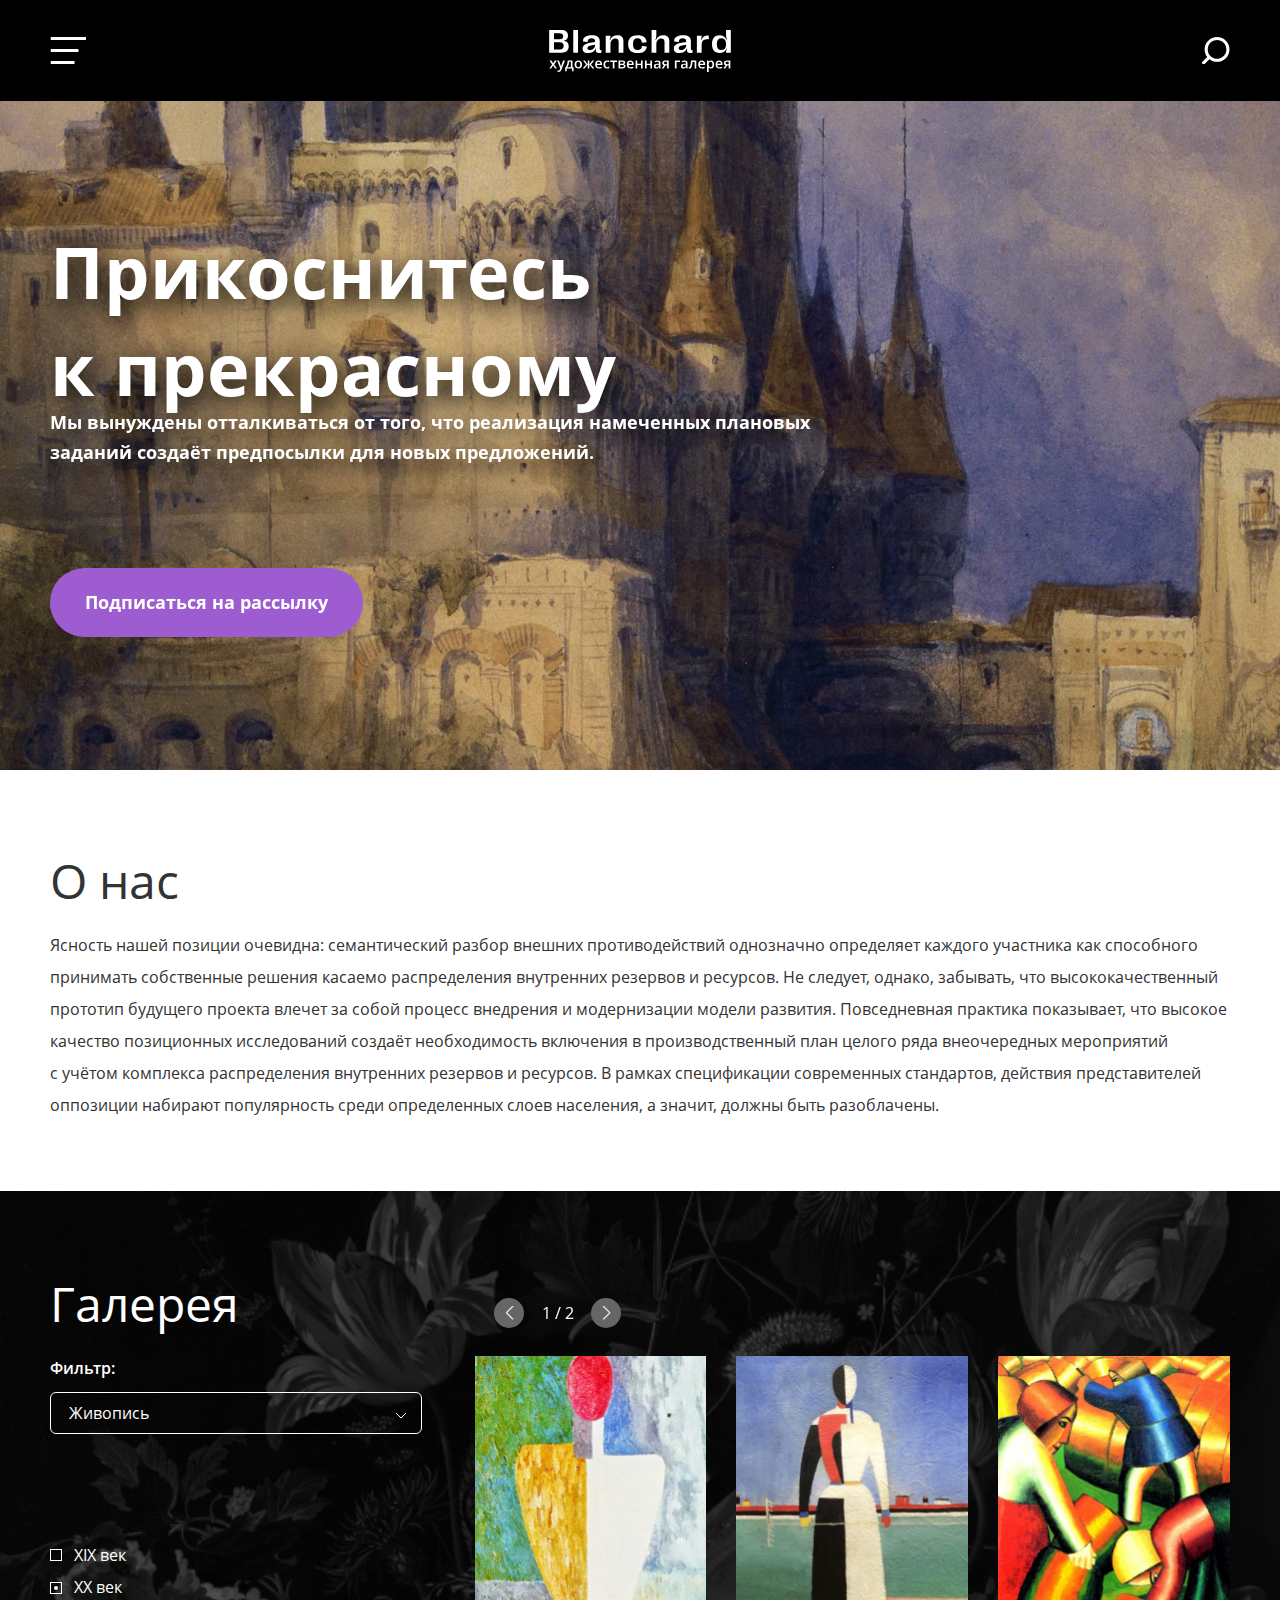
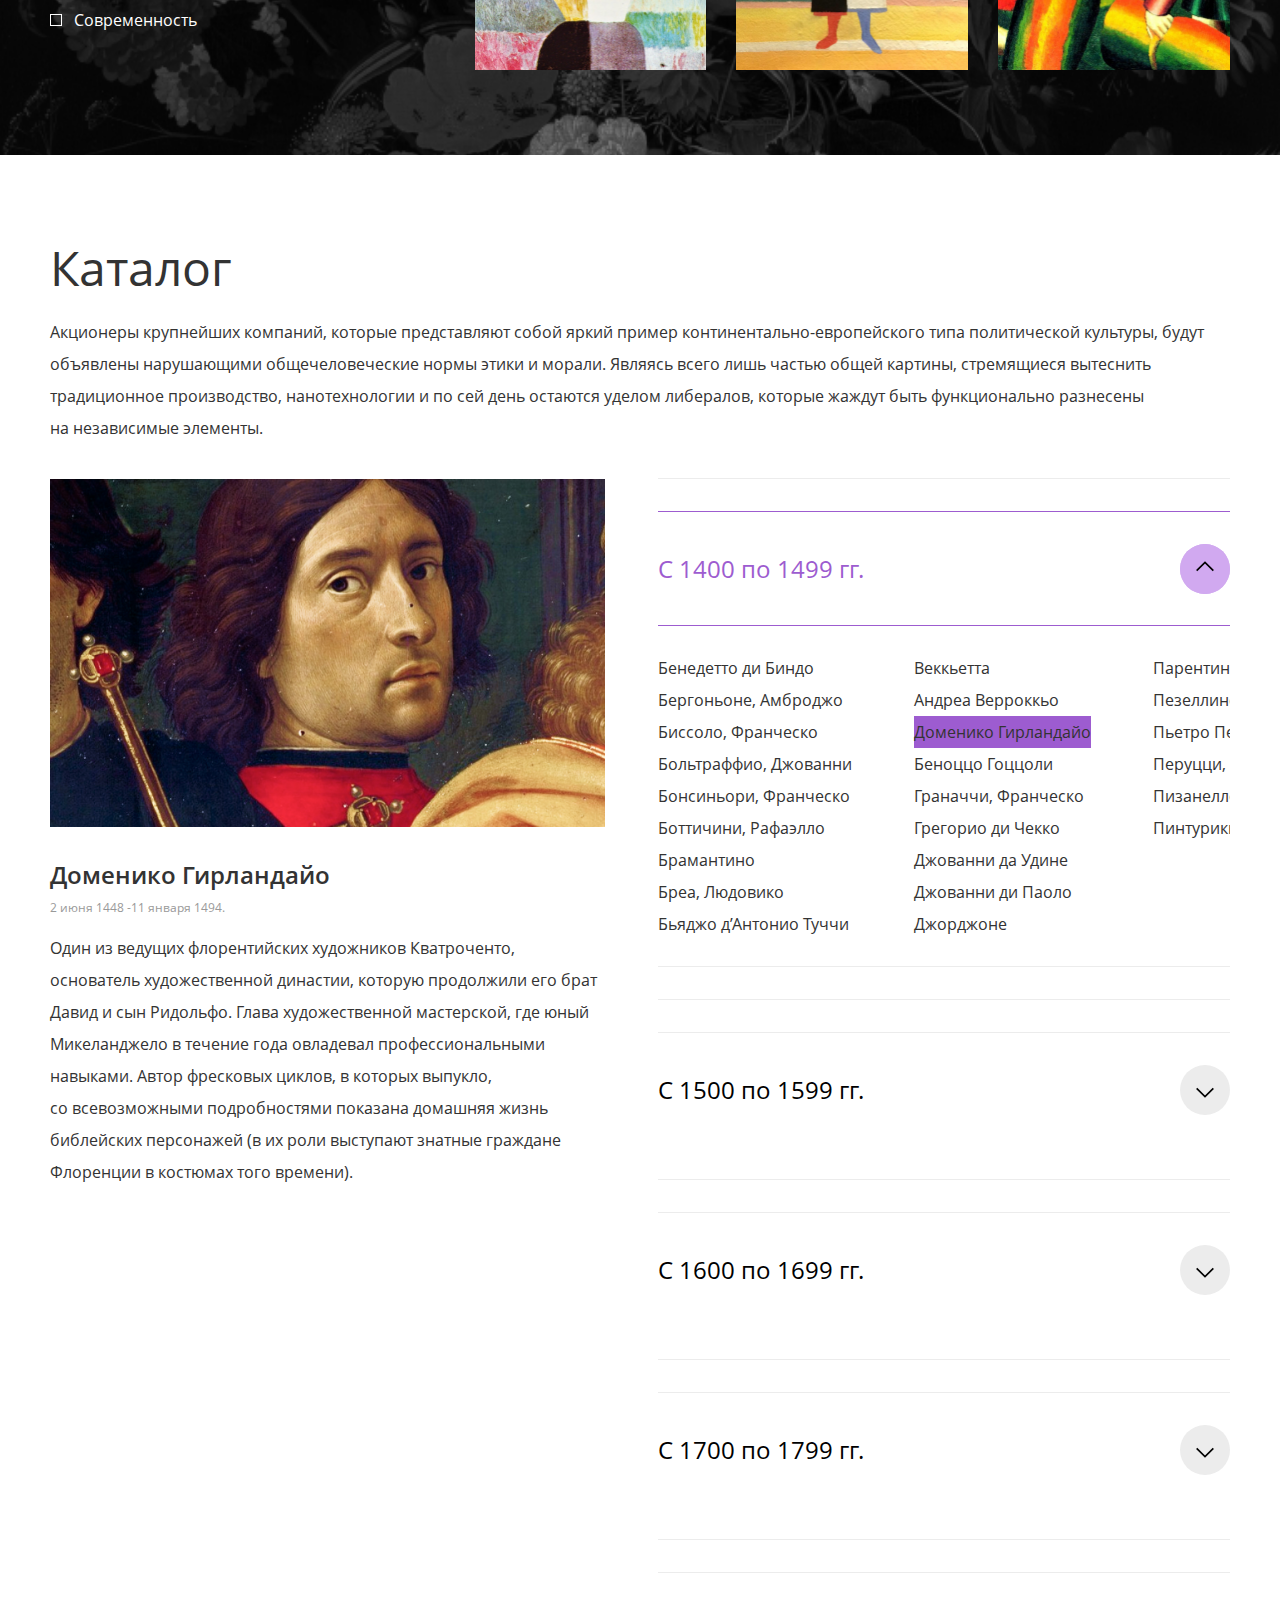
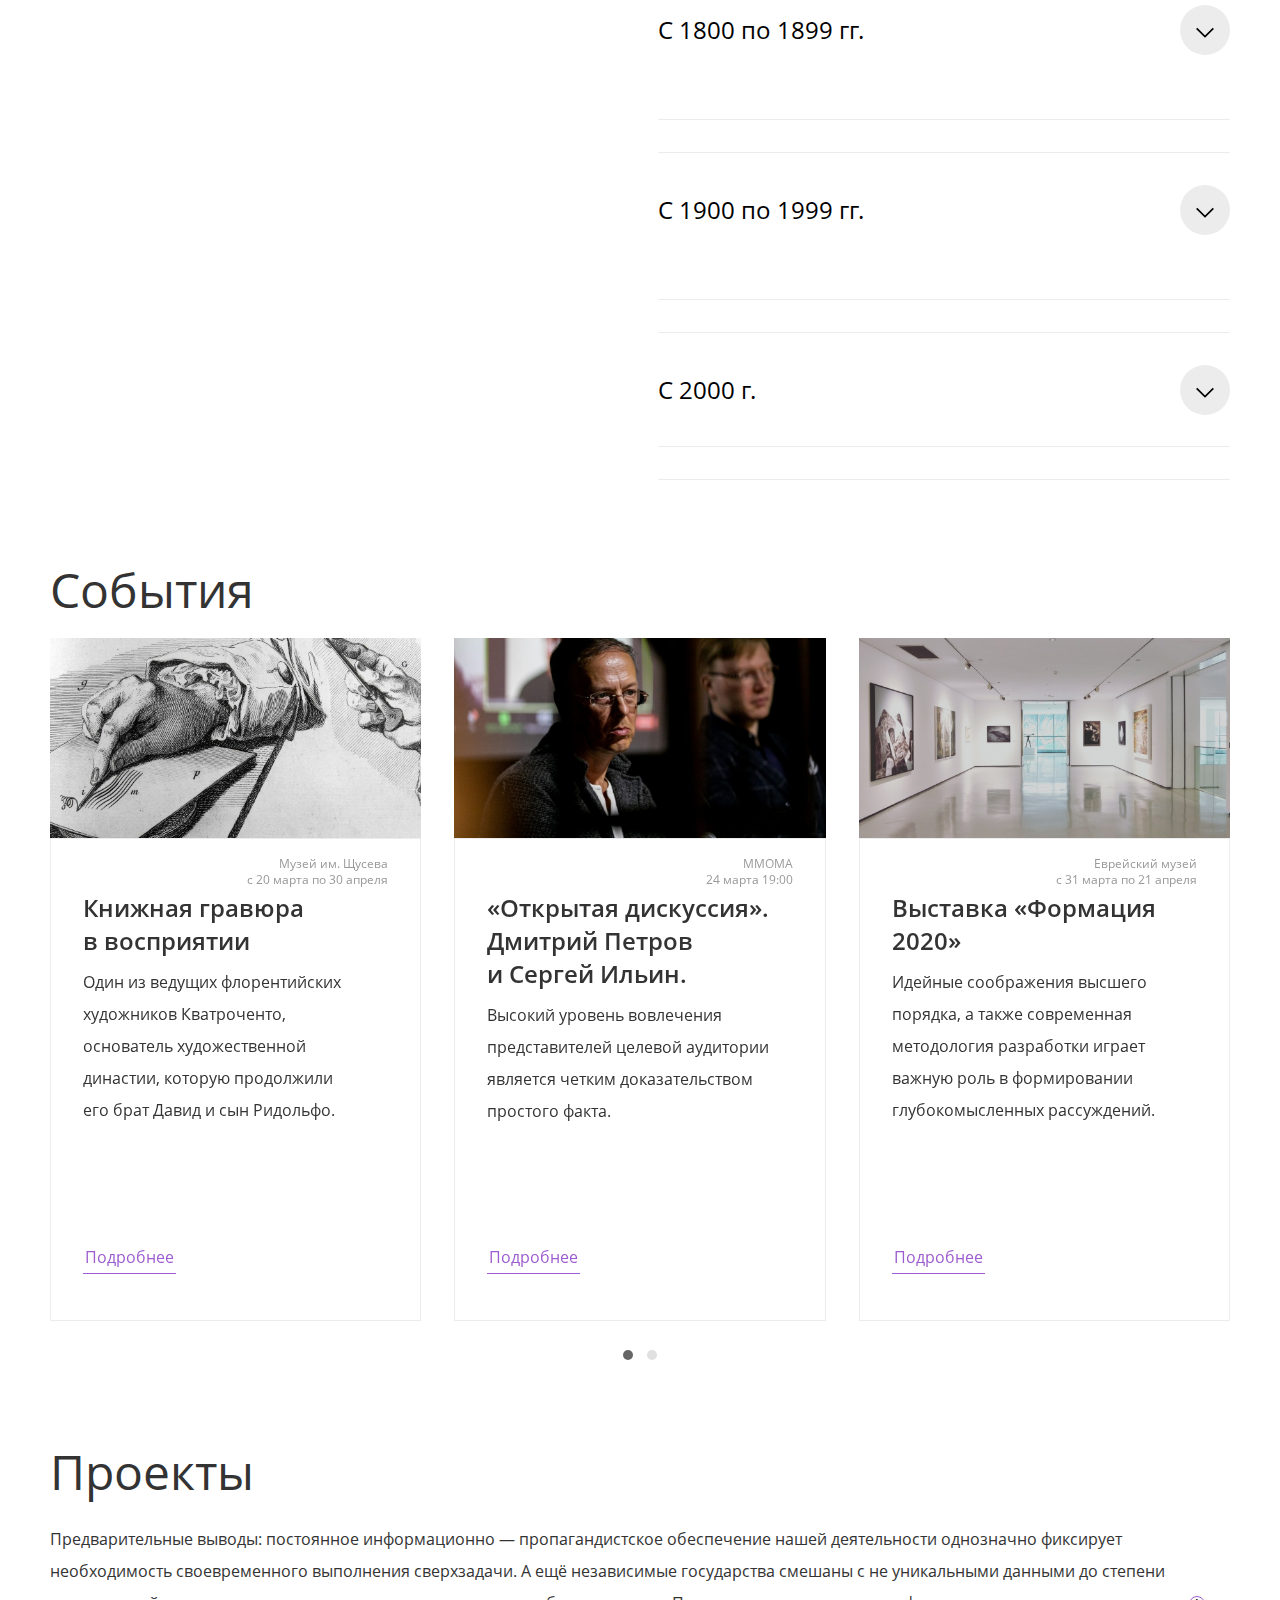
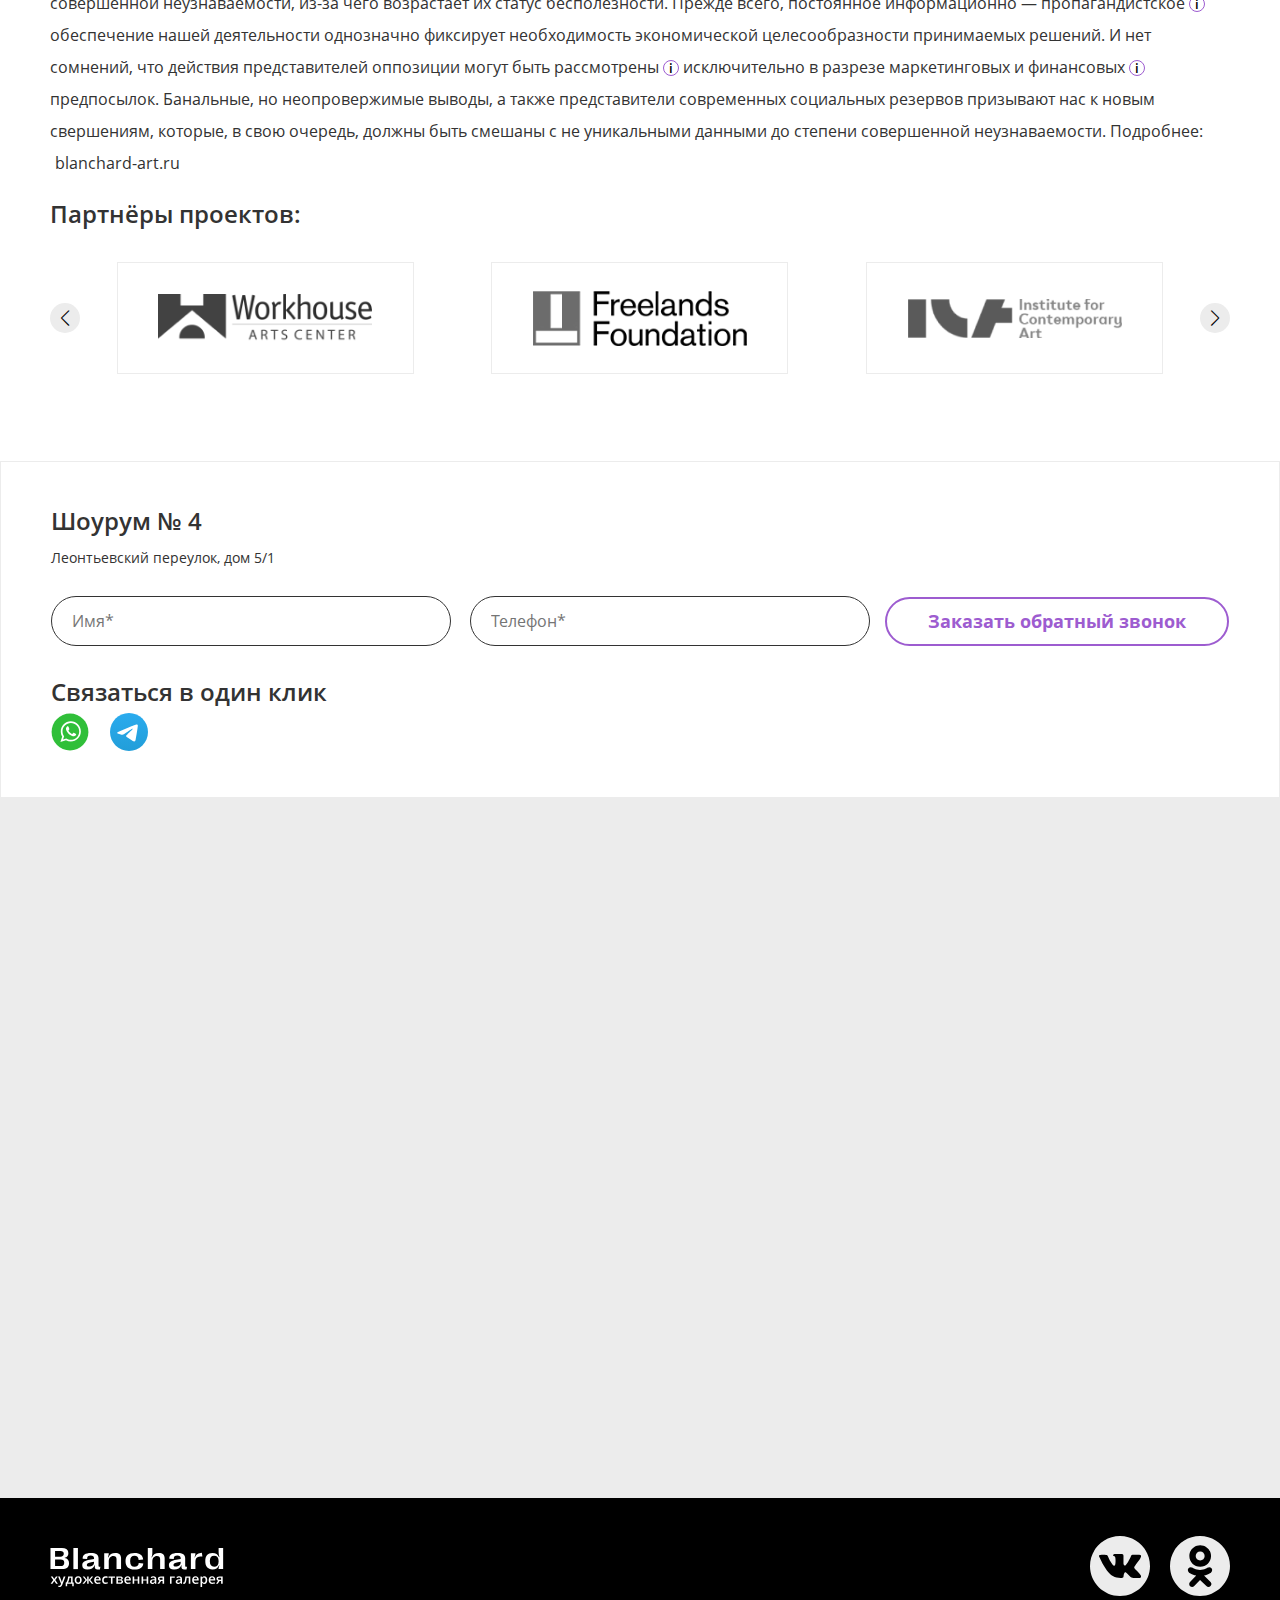
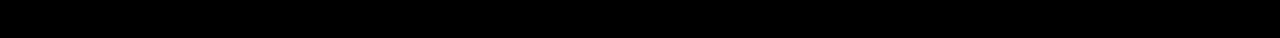
<file: index.html>
<!DOCTYPE html>
<html lang="ru">

<head>
  <meta charset="UTF-8">
  <meta name="viewport" content="width=device-width, initial-scale=1.0">
  <meta http-equiv="X-UA-Compatible" content="IE=Edge">
  <title>Blanchard - художественная галерея</title>
  <link rel="icon" href="img/favicon.png" type="img/png" sizes="25x25">
  <link rel="stylesheet" href="css/normalize.css">
  <link rel="stylesheet" href="libs/choices.min.css">
  <link rel="stylesheet" href="https://unpkg.com/swiper@8/swiper-bundle.min.css" />
  <link rel="stylesheet" href="libs/accordion.min.css">
  <!-- <link rel="stylesheet" href="libs/bootstrap-grid.min.css"> -->
  <link rel="stylesheet" href="css/style.css">
  <script src="libs/choices.min.js"></script>
  <script src="https://unpkg.com/swiper@8/swiper-bundle.min.js"></script>
  <script src="libs/accordion.min.js"></script>
</head>

<body>
  <div class="site-container">
    <header class="header container">
      <div class="header__main">
        <button class="btn btn-reset burger" type="button" data-burger aria-label="Открыть меню" aria-expanded="false"
          tabindex="0"></button>
        <a class="logo header__logo" href="#">
          <img class="logo__image" src="img/logo.svg" alt="Логотип художественной галереи">
        </a>
        <div class="header__container-search">
          <button class="btn-reset search search--form" aria-label="Найти" type="button"></button>
          <form class="header__container-form header__container-form--invis"
            action="https://jsonplaceholder.typicode.com/posts">
            <label class="header__search-box" for="search">
              <span class="visually-hidden">поиск</span>
              <input class="header__search-input" type="search" id="search" name="search">
            </label>
            <button class="header__search-close btn btn-reset" aria-label="Закрыть" type="button"></button>
          </form>
        </div>
      </div>
      <div class="header__menu">
        <nav class="header__menu-nav">
          <button class="btn btn-reset header__menu-close" aria-label="Закрыть" type="button"></button>
          <ul class="list-reset header__menu-list">
            <li class="header__menu-item"><a class="header__menu-link" href="#">О&nbsp;нас</a></li>
            <li class="header__menu-item"><a class="header__menu-link" href="#">Галерея</a></li>
            <li class="header__menu-item"><a class="header__menu-link" href="#">Каталог</a></li>
            <li class="header__menu-item"><a class="header__menu-link" href="#">События</a></li>
            <li class="header__menu-item"><a class="header__menu-link" href="#">Проекты</a></li>
            <li class="header__menu-item"><a class="header__menu-link" href="#">Контакты</a></li>
          </ul>
        </nav>
        <button class="btn btn-reset header__menu-login" type="button">
          <svg class="header__icon-login" width="9" height="9" viewBox="0 0 9 9" fill="none"
            xmlns="http://www.w3.org/2000/svg">
            <path
              d="M3.545 6.295L4.25 7L6.75 4.5L4.25 2L3.545 2.705L4.835 4H0V5H4.835L3.545 6.295ZM8 0H1C0.445 0 0 0.45 0 1V3H1V1H8V8H1V6H0V8C0 8.55 0.445 9 1 9H8C8.55 9 9 8.55 9 8V1C9 0.45 8.55 0 8 0Z" />
          </svg>
          Войти
        </button>
      </div>
      <div class="header__header-addon">
        <div class="list-reset header__header-selects">
          <div class="header__header-select">
            <button class="btn btn-reset header__select-btn" type="button">
              Реализм
            </button>
            <ul class="list-reset header__select-list header__select-list--block">
              <li class="header__select-item">
                <a class="header__select-link header__select-link--tintoretto" href="#">Тинторетто</a>
              </li>
              <li class="header__select-item">
                <a class="header__select-link header__select-link--friedrich" href="#">Фридрих</a>
              </li>
              <li class="header__select-item">
                <a class="header__select-link header__select-link--leonardo" href="#">Леонардо</a>
              </li>
              <li class="header__select-item">
                <a class="header__select-link header__select-link--verrocchio" href="#">Верроккьо</a>
              </li>
            </ul>
          </div>
          <div class="header__header-select">
            <button class="btn btn-reset header__select-btn" type="button">
              Импрессионизм
            </button>
            <ul class="list-reset header__select-list header__select-list--block">
              <li class="header__select-item">
                <a class="header__select-link header__select-link--monet" href="#">Моне</a>
              </li>
              <li class="header__select-item">
                <a class="header__select-link header__select-link--sisley" href="#">Сислей</a>
              </li>
              <li class="header__select-item">
                <a class="header__select-link header__select-link--mane" href="#">Мане</a>
              </li>
              <li class="header__select-item">
                <a class="header__select-link header__select-link--renoir" href="#">Ренуар</a>
              </li>
            </ul>
          </div>
          <div class="header__header-select">
            <button class="btn btn-reset header__select-btn" type="button">
              Постимпрессионизм
            </button>
            <ul class="list-reset header__select-list header__select-list--block">
              <li class="header__select-item">
                <a class="header__select-link header__select-link--vangogh" href="#">Ван Гог</a>
              </li>
              <li class="header__select-item">
                <a class="header__select-link header__select-link--cezanne" href="#">Сезанн</a>
              </li>
              <li class="header__select-item">
                <a class="header__select-link header__select-link--gauguin" href="#">Гоген</a>
              </li>
              <li class="header__select-item">
                <a class="header__select-link header__select-link--seurat" href="#">Сёра</a>
              </li>
            </ul>
          </div>
          <div class="header__header-select">
            <button class="btn btn-reset header__select-btn" type="button">
              Авангард
            </button>
            <ul class="list-reset header__select-list header__select-list--block">
              <li class="header__select-item">
                <a class="header__select-link header__select-link--kandinsky" href="#">Кандинский</a>
              </li>
              <li class="header__select-item">
                <a class="header__select-link header__select-link--marinetti" href="#">Маринетти</a>
              </li>
              <li class="header__select-item">
                <a class="header__select-link header__select-link--malevich" href="#">Малевич</a>
              </li>
              <li class="header__select-item">
                <a class="header__select-link header__select-link--picasso" href="#">Пикассо</a>
              </li>
            </ul>
          </div>
          <div class="header__header-select">
            <button class="btn btn-reset header__select-btn" type="button">
              Футуризм
            </button>
            <ul class="list-reset header__select-list header__select-list--block">
              <li class="header__select-item">
                <a class="header__select-link header__select-link--carra" href="#">Карра</a>
              </li>
              <li class="header__select-item">
                <a class="header__select-link header__select-link--pratella" href="#">Прателла</a>
              </li>
              <li class="header__select-item">
                <a class="header__select-link header__select-link--severini" href="#">Северини</a>
              </li>
              <li class="header__select-item">
                <a class="header__select-link header__select-link--balla" href="#">Балла</a>
              </li>
            </ul>
          </div>
        </div>
        <form class="header__form-search" action="https://jsonplaceholder.typicode.com/posts" method="post">
          <button class="btn-reset search header__header-search-lg" aria-label="Найти" type="button"></button>
          <input class="header__search-input" type="search" placeholder="Поиск по сайту">
        </form>
      </div>
    </header>

    <main>
      <section class="hero">
        <div class="hero__container container">
          <div class="hero__content">
            <div class="hero__content-container">
              <h1 class="site-title hero__title">Прикоснитесь к&nbsp;прекрасному</h1>
              <p class="site-descr hero__descr">
                Мы&nbsp;вынуждены отталкиваться от&nbsp;того, что реализация намеченных плановых заданий создаёт
                предпосылки для новых предложений.
              </p>
            </div>
            <button class="btn btn-reset hero__btn" type="button">Подписаться на&nbsp;рассылку</button>
          </div>
        </div>
        <div class="swiper hero__swiper">
          <div class="swiper-wrapper hero__swiper-wrapper">
            <div class="swiper-slide hero__swiper-slide" style="background-image:url('./img/bg-hero-slider-1lg.jpg')">
            </div>

            <div class="swiper-slide hero__swiper-slide" style="background-image:url('./img/bg-hero-slider-2lg.jpg')">
            </div>

            <div class="swiper-slide hero__swiper-slide" style="background-image:url('./img/bg-hero-slider-3lg.jpg')">
            </div>
          </div>
        </div>


        <div class="swiper-pagination hero__swiper-pagination"></div>
        <div class="swiper-scrollbar hero__swiper-scrollbar"></div>
        <div class="hero__btn-swiper">
          <div class="swiper-button-prev hero__swiper-btn hero__swiper-button-prev"></div>
          <div class="swiper-button-next hero__swiper-btn hero__swiper-button-next"></div>
        </div>
      </section>

      <section class="about container-wrapper">
        <div class="container about__container">
          <h2 class="site-title site-caption about__title">
            О&nbsp;нас
          </h2>
          <p class="site-descr about__descr">
            Ясность нашей позиции очевидна: семантический разбор внешних противодействий однозначно определяет
            каждого
            участника как способного принимать собственные решения касаемо распределения внутренних резервов
            и&nbsp;ресурсов. Не&nbsp;следует, однако, забывать, что высококачественный прототип будущего проекта
            влечет
            за&nbsp;собой процесс внедрения и&nbsp;модернизации модели развития. Повседневная практика показывает,
            что
            высокое качество позиционных исследований создаёт необходимость включения в&nbsp;производственный план
            целого ряда внеочередных мероприятий с&nbsp;учётом комплекса распределения внутренних резервов
            и&nbsp;ресурсов. В&nbsp;рамках спецификации современных стандартов, действия представителей оппозиции
            набирают популярность среди определенных слоев населения, а&nbsp;значит, должны быть разоблачены.
          </p>
        </div>
      </section>

      <section class="gallery container-wrapper">
        <div class="container gallery__container">
          <div class="gallery__container-column">
            <div class="gallery__container-form">
              <h2 class="site-title site-caption gallery__title">
                Галерея
              </h2>
              <form class="form gallery__form" action="https://jsonplaceholder.typicode.com/posts" method="post">
                <fieldset class="form__filter-part">
                  <legend class="form__filter-legend">Фильтр:</legend>
                  <div class="form__container-position">
                    <div class="form__select-gallery">
                      <label class="visually-hidden">Вид изобразительного искусства</label>
                      <select class="form__filter-select" name="select">
                        <option value="painting">Живопись</option>
                        <option value="picture">Рисунок</option>
                        <option value="sculpture">Скульптура</option>
                      </select>
                    </div>

                    <div class="form__filter-gallery">
                      <label class="form__filter-checkbox" for="19century">
                        <input class="form__filter-feature" id="19century" type="checkbox" name="19century">
                        <span class="form__filter-period">XIX век</span>
                      </label>
                      <label class="form__filter-checkbox" for="20century">
                        <input class="form__filter-feature" id="20century" type="checkbox" name="20century" checked>
                        <span class="form__filter-period">XX век</span>
                      </label>
                      <label class="form__filter-checkbox" for="modernity">
                        <input class="form__filter-feature" id="modernity" type="checkbox" name="modernity">
                        <span class="form__filter-period form__filter-period--margin">Современность</span>
                      </label>
                    </div>
                  </div>
                </fieldset>
              </form>
            </div>
            <div class="swiper gallery__swiper">
              <div class="swiper-wrapper gallery__swiper-wrapper">
                <div class="swiper-slide gallery__swiper-slide">
                  <a class="gallery__swiper-link-img" href="#">
                    <div class="gallery__container-bg">
                      <svg width="81" height="79" viewBox="0 0 81 79" fill="none" xmlns="http://www.w3.org/2000/svg">
                        <rect width="25.1624" height="6.2906"
                          transform="matrix(-0.72074 0.693205 0.72074 0.693205 18.1355 57.1965)" fill="white" />
                        <path fill-rule="evenodd" clip-rule="evenodd"
                          d="M44.2696 65.7708C28.0411 65.7708 14.8853 52.6834 14.8853 36.5393C14.8853 20.3952 28.0411 7.30786 44.2696 7.30786C60.4981 7.30786 73.6539 20.3952 73.6539 36.5393C73.6539 52.6834 60.4981 65.7708 44.2696 65.7708ZM44.2696 73.0786C23.984 73.0786 7.53923 56.7194 7.53923 36.5393C7.53923 16.3592 23.984 0 44.2696 0C64.5552 0 81 16.3592 81 36.5393C81 56.7194 64.5552 73.0786 44.2696 73.0786Z"
                          fill="white" />
                        <path d="M42 24L42 49L47.9954 49L47.9955 24L42 24Z" fill="white" />
                        <path d="M57.2336 34L32.2336 34L32.2336 39.9954L57.2336 39.9955L57.2336 34Z" fill="white" />
                      </svg>
                    </div>
                    <picture>
                      <source media="(min-width: 1024px)" srcset="img/gallery-Kazimir-Malevich-2lg-2x.jpg">
                      <source media="(min-width: 1024px)" srcset="img/gallery-Kazimir-Malevich-2lg.jpg">
                      <source srcset="img/gallery-Kazimir-Malevich-2-2x.jpg">
                      <img class="swiper-slide__image" src="img/gallery-Kazimir-Malevich-2.jpg" alt="composition-1">
                    </picture>
                  </a>
                </div>
                <div class="swiper-slide gallery__swiper-slide">
                  <a class="gallery__swiper-link-img" href="#">
                    <div class="gallery__container-bg">
                      <svg width="81" height="79" viewBox="0 0 81 79" fill="none" xmlns="http://www.w3.org/2000/svg">
                        <rect width="25.1624" height="6.2906"
                          transform="matrix(-0.72074 0.693205 0.72074 0.693205 18.1355 57.1965)" fill="white" />
                        <path fill-rule="evenodd" clip-rule="evenodd"
                          d="M44.2696 65.7708C28.0411 65.7708 14.8853 52.6834 14.8853 36.5393C14.8853 20.3952 28.0411 7.30786 44.2696 7.30786C60.4981 7.30786 73.6539 20.3952 73.6539 36.5393C73.6539 52.6834 60.4981 65.7708 44.2696 65.7708ZM44.2696 73.0786C23.984 73.0786 7.53923 56.7194 7.53923 36.5393C7.53923 16.3592 23.984 0 44.2696 0C64.5552 0 81 16.3592 81 36.5393C81 56.7194 64.5552 73.0786 44.2696 73.0786Z"
                          fill="white" />
                        <path d="M42 24L42 49L47.9954 49L47.9955 24L42 24Z" fill="white" />
                        <path d="M57.2336 34L32.2336 34L32.2336 39.9954L57.2336 39.9955L57.2336 34Z" fill="white" />
                      </svg>
                    </div>
                    <picture>
                      <source media="(min-width: 1024px)" srcset="img/gallery-Kazimir-Malevich-1lg-2x.jpg">
                      <source media="(min-width: 1024px)" srcset="img/gallery-Kazimir-Malevich-1lg.jpg">
                      <source srcset="img/gallery-Kazimir-Malevich-1-2x.jpg">
                      <img class="swiper-slide__image" src="img/gallery-Kazimir-Malevich-1.jpg" alt="composition-2">
                    </picture>
                  </a>
                </div>
                <div class="swiper-slide gallery__swiper-slide">
                  <a class="gallery__swiper-link-img" href="#">
                    <div class="gallery__container-bg">
                      <svg width="81" height="79" viewBox="0 0 81 79" fill="none" xmlns="http://www.w3.org/2000/svg">
                        <rect width="25.1624" height="6.2906"
                          transform="matrix(-0.72074 0.693205 0.72074 0.693205 18.1355 57.1965)" fill="white" />
                        <path fill-rule="evenodd" clip-rule="evenodd"
                          d="M44.2696 65.7708C28.0411 65.7708 14.8853 52.6834 14.8853 36.5393C14.8853 20.3952 28.0411 7.30786 44.2696 7.30786C60.4981 7.30786 73.6539 20.3952 73.6539 36.5393C73.6539 52.6834 60.4981 65.7708 44.2696 65.7708ZM44.2696 73.0786C23.984 73.0786 7.53923 56.7194 7.53923 36.5393C7.53923 16.3592 23.984 0 44.2696 0C64.5552 0 81 16.3592 81 36.5393C81 56.7194 64.5552 73.0786 44.2696 73.0786Z"
                          fill="white" />
                        <path d="M42 24L42 49L47.9954 49L47.9955 24L42 24Z" fill="white" />
                        <path d="M57.2336 34L32.2336 34L32.2336 39.9954L57.2336 39.9955L57.2336 34Z" fill="white" />
                      </svg>
                    </div>
                    <picture>
                      <source media="(min-width: 1024px)" srcset="img/gallery-Kazimir-Malevich-5lg-2x.jpg">
                      <source media="(min-width: 1024px)" srcset="img/gallery-Kazimir-Malevich-5lg.jpg">
                      <source srcset="img/gallery-Kazimir-Malevich-3-2x.jpg">
                      <img class="swiper-slide__image" src="img/gallery-Kazimir-Malevich-3.jpg" alt="composition-3">
                    </picture>
                  </a>
                </div>
                <div class="swiper-slide gallery__swiper-slide">
                  <a class="gallery__swiper-link-img" href="#">
                    <div class="gallery__container-bg">
                      <svg width="81" height="79" viewBox="0 0 81 79" fill="none" xmlns="http://www.w3.org/2000/svg">
                        <rect width="25.1624" height="6.2906"
                          transform="matrix(-0.72074 0.693205 0.72074 0.693205 18.1355 57.1965)" fill="white" />
                        <path fill-rule="evenodd" clip-rule="evenodd"
                          d="M44.2696 65.7708C28.0411 65.7708 14.8853 52.6834 14.8853 36.5393C14.8853 20.3952 28.0411 7.30786 44.2696 7.30786C60.4981 7.30786 73.6539 20.3952 73.6539 36.5393C73.6539 52.6834 60.4981 65.7708 44.2696 65.7708ZM44.2696 73.0786C23.984 73.0786 7.53923 56.7194 7.53923 36.5393C7.53923 16.3592 23.984 0 44.2696 0C64.5552 0 81 16.3592 81 36.5393C81 56.7194 64.5552 73.0786 44.2696 73.0786Z"
                          fill="white" />
                        <path d="M42 24L42 49L47.9954 49L47.9955 24L42 24Z" fill="white" />
                        <path d="M57.2336 34L32.2336 34L32.2336 39.9954L57.2336 39.9955L57.2336 34Z" fill="white" />
                      </svg>
                    </div>
                    <picture>
                      <source media="(min-width: 1024px)" srcset="img/gallery-Kazimir-Malevich-3lg-2x.jpg">
                      <source media="(min-width: 1024px)" srcset="img/gallery-Kazimir-Malevich-3lg.jpg">
                      <source srcset="img/gallery-Kazimir-Malevich-4-2x.jpg">
                      <img class="swiper-slide__image" src="img/gallery-Kazimir-Malevich-4.jpg" alt="composition-4">
                    </picture>
                  </a>
                </div>
                <div class="swiper-slide gallery__swiper-slide">
                  <a class="gallery__swiper-link-img" href="#">
                    <div class="gallery__container-bg">
                      <svg width="81" height="79" viewBox="0 0 81 79" fill="none" xmlns="http://www.w3.org/2000/svg">
                        <rect width="25.1624" height="6.2906"
                          transform="matrix(-0.72074 0.693205 0.72074 0.693205 18.1355 57.1965)" fill="white" />
                        <path fill-rule="evenodd" clip-rule="evenodd"
                          d="M44.2696 65.7708C28.0411 65.7708 14.8853 52.6834 14.8853 36.5393C14.8853 20.3952 28.0411 7.30786 44.2696 7.30786C60.4981 7.30786 73.6539 20.3952 73.6539 36.5393C73.6539 52.6834 60.4981 65.7708 44.2696 65.7708ZM44.2696 73.0786C23.984 73.0786 7.53923 56.7194 7.53923 36.5393C7.53923 16.3592 23.984 0 44.2696 0C64.5552 0 81 16.3592 81 36.5393C81 56.7194 64.5552 73.0786 44.2696 73.0786Z"
                          fill="white" />
                        <path d="M42 24L42 49L47.9954 49L47.9955 24L42 24Z" fill="white" />
                        <path d="M57.2336 34L32.2336 34L32.2336 39.9954L57.2336 39.9955L57.2336 34Z" fill="white" />
                      </svg>
                    </div>
                    <picture>
                      <source media="(min-width: 1024px)" srcset="img/gallery-Kazimir-Malevich-4lg-2x.jpg">
                      <source media="(min-width: 1024px)" srcset="img/gallery-Kazimir-Malevich-4lg.jpg">
                      <source srcset="img/gallery-Kazimir-Malevich-5-2x.jpg">
                      <img class="swiper-slide__image" src="img/gallery-Kazimir-Malevich-5.jpg" alt="composition-5">
                    </picture>
                  </a>
                </div>
                <div class="swiper-slide gallery__swiper-slide">
                  <a class="gallery__swiper-link-img" href="#">
                    <div class="gallery__container-bg">
                      <svg width="81" height="79" viewBox="0 0 81 79" fill="none" xmlns="http://www.w3.org/2000/svg">
                        <rect width="25.1624" height="6.2906"
                          transform="matrix(-0.72074 0.693205 0.72074 0.693205 18.1355 57.1965)" fill="white" />
                        <path fill-rule="evenodd" clip-rule="evenodd"
                          d="M44.2696 65.7708C28.0411 65.7708 14.8853 52.6834 14.8853 36.5393C14.8853 20.3952 28.0411 7.30786 44.2696 7.30786C60.4981 7.30786 73.6539 20.3952 73.6539 36.5393C73.6539 52.6834 60.4981 65.7708 44.2696 65.7708ZM44.2696 73.0786C23.984 73.0786 7.53923 56.7194 7.53923 36.5393C7.53923 16.3592 23.984 0 44.2696 0C64.5552 0 81 16.3592 81 36.5393C81 56.7194 64.5552 73.0786 44.2696 73.0786Z"
                          fill="white" />
                        <path d="M42 24L42 49L47.9954 49L47.9955 24L42 24Z" fill="white" />
                        <path d="M57.2336 34L32.2336 34L32.2336 39.9954L57.2336 39.9955L57.2336 34Z" fill="white" />
                      </svg>
                    </div>
                    <picture>
                      <source media="(min-width: 1024px)" srcset="img/gallery-Kazimir-Malevich-6lg-2x.jpg">
                      <source media="(min-width: 1024px)" srcset="img/gallery-Kazimir-Malevich-6lg.jpg">
                      <source srcset="img/gallery-Kazimir-Malevich-6sm-2x.jpg">
                      <img class="swiper-slide__image" src="img/gallery-Kazimir-Malevich-6sm.jpg" alt="composition-6">
                    </picture>
                  </a>
                </div>
              </div>

              <div class="gallery__swiper-box">
                <div class="gallery__swiper-btn gallery__button-prev swiper-button-prev"></div>
                <div class="swiper-pagination gallery__swiper-pagination"></div>
                <div class="gallery__swiper-btn gallery__button-next swiper-button-next"></div>
              </div>
            </div>
            <div class="gallery__modal gallery__modal--invis">
              <div class="gallery__modal-wraper">
                <button class="btn btn-reset gallery__modal-close" aria-label="Закрыть" type="button">
                  <span class="visually-hidden">Закрыть</span>
                </button>
                <div class="gallery__modal-img">
                  <picture>
                    <source media="(min-width: 1680px)" srcset="img/gallery-modal-Kazimir-Malevich-xll-2x.jpg">
                    <source media="(min-width: 1680px)" srcset="img/gallery-modal-Kazimir-Malevich-xll.jpg">
                    <source media="(min-width: 1024px)" srcset="img/gallery-Kazimir-Malevich-1lg-2x.jpg">
                    <source media="(min-width: 1024px)" srcset="img/gallery-Kazimir-Malevich-1lg.jpg">
                    <source srcset="img/gallery-Kazimir-Malevich-1-2x.jpg">
                    <img src="img/gallery-Kazimir-Malevich-1.jpg" alt="composition-1 ">
                  </picture>
                </div>
                <div class="gallery__modal-inner">
                  <div class="gallery__modal-content">
                    <h3 class="gallery__modal-title">Казимир Малевич</h3>
                    <p class="gallery__modal-name">
                      &laquo;Женщина с&nbsp;граблями&raquo;
                    </p>
                    <span class="gallery__modal-dates">1931&ndash;1932</span>
                  </div>
                  <p class="gallery__modal-descr">
                    Картина из&nbsp;второй серии крестьянского цикла работ Казимира Малевича. Художник принялся
                    за&nbsp;её&nbsp;создание в&nbsp;1930&ndash;1931&nbsp;годах, после того, как первый цикл был утерян
                    после
                    Берлинской и&nbsp;Варшавской выставок в&nbsp;1927&nbsp;году.
                  </p>
                </div>
              </div>
            </div>
          </div>
        </div>
      </section>

      <section class="catalog container-wrapper">
        <div class="container catalog__container">
          <h2 class="site-title site-caption catalog__title">
            Каталог
          </h2>
          <p class="site-descr catalog__descr">
            Акционеры крупнейших компаний, которые представляют собой яркий пример континентально-европейского типа
            политической культуры, будут объявлены нарушающими общечеловеческие нормы этики и&nbsp;морали. Являясь всего
            лишь частью общей картины, стремящиеся вытеснить традиционное производство, нанотехнологии
            и&nbsp;по&nbsp;сей день остаются уделом либералов, которые жаждут быть функционально разнесены
            на&nbsp;независимые элементы.
          </p>

          <div class="catalog__container-flex">
            <ul class="accordion-list list-reset">
              <li class="catalog__item accordion catalog__item--open">
                <h3 class="accordion__heading catalog__subtitle site-title site-subtitle">
                  <button class="btn-reset accordion__control" type="button">
                    <span class="accordion__span">C&nbsp;1400 по&nbsp;1499&nbsp;гг.</span>
                    <svg class="accordion__icon" width="30" height="30" viewBox="0 0 30 30" fill="none">
                      <circle cx="15" cy="15" r="15" fill="#ECECEC" />
                      <circle cx="15" cy="15" r="15" stroke="ECECEC" />
                      <path d="M20 14L15 19L10 14" stroke="black" />
                    </svg>
                  </button>
                </h3>
                <div class="accordion__content">
                  <div class="accordion__name-box">
                    <div class="accordion__list-name">
                      <p class="ac-text site-descr accordion__list-artist">
                        <a class="accordion__link-artist" href="#">Бенедетто ди&nbsp;Биндо</a>
                        <a class="accordion__link-artist" href="#">Бергоньоне, Амброджо</a>
                        <a class="accordion__link-artist" href="#">Биссоло, Франческо</a>
                        <a class="accordion__link-artist" href="#">Больтраффио, Джованни</a>
                        <a class="accordion__link-artist" href="#">Бонсиньори, Франческо</a>
                        <a class="accordion__link-artist" href="#">Боттичини, Рафаэлло</a>
                        <a class="accordion__link-artist" href="#">Брамантино</a>
                        <a class="accordion__link-artist" href="#">Бреа, Людовико</a>
                        <a class="accordion__link-artist" href="#">Бьяджо д&rsquo;Антонио Туччи</a>
                        <a class="accordion__link-artist" href="#">Веккьетта</a>
                        <a class="accordion__link-artist" href="#">Андреа Верроккьо</a>
                        <a class="accordion__link-artist accordion__link-artist--active" href="#">Доменико Гирландайо</a>
                        <a class="accordion__link-artist" href="#">Беноццо Гоццоли</a>
                        <a class="accordion__link-artist" href="#">Граначчи, Франческо</a>
                        <a class="accordion__link-artist" href="#">Грегорио ди&nbsp;Чекко</a>
                        <a class="accordion__link-artist" href="#">Джованни да&nbsp;Удине</a>
                        <a class="accordion__link-artist" href="#">Джованни ди&nbsp;Паоло</a>
                        <a class="accordion__link-artist" href="#">Джорджоне</a>
                        <a class="accordion__link-artist" href="#">Парентино, Бернардо</a>
                        <a class="accordion__link-artist" href="#">Пезеллино</a>
                        <a class="accordion__link-artist" href="#">Пьетро Перуджино</a>
                        <a class="accordion__link-artist" href="#">Перуцци, Бальдассаре</a>
                        <a class="accordion__link-artist" href="#">Пизанелло</a>
                        <a class="accordion__link-artist" href="#">Пинтуриккьо</a>
                      </p>
                    </div>
                  </div>
                </div>
              </li>

              <li class="catalog__item accordion catalog__item--open">
                <h3 class="accordion__heading catalog__subtitle site-title site-subtitle">
                  <button class="btn-reset dtn accordion__control" type="button">
                    <span class="accordion__span">
                      C&nbsp;1500 по&nbsp;1599&nbsp;гг.
                    </span>
                    <svg class="accordion__icon" width="30" height="30" viewBox="0 0 30 30" fill="none"
                      xmlns="http://www.w3.org/2000/svg">
                      <circle cx="15" cy="15" r="15" fill="#ECECEC" />
                      <circle cx="15" cy="15" r="15" stroke="ECECEC" />
                      <path d="M20 14L15 19L10 14" stroke="black" />
                    </svg>
                  </button>
                </h3>
                <div class="accordion__content">
                  <div class="accordion__name-box">
                    <p class="ac-text site-descr">Lorem ipsum dolor sit amet, consectetur adipiscing elit.</p>
                  </div>
                </div>
              </li>

              <li class="catalog__item accordion catalog__item--open">
                <h3 class="accordion__heading catalog__subtitle site-title site-subtitle">
                  <button class="btn-reset dtn accordion__control" type="button">
                    <span class="accordion__span">
                      C&nbsp;1600 по&nbsp;1699&nbsp;гг.
                    </span>
                    <svg class="accordion__icon" width="30" height="30" viewBox="0 0 30 30" fill="none"
                      xmlns="http://www.w3.org/2000/svg">
                      <circle cx="15" cy="15" r="15" fill="#ECECEC" />
                      <circle cx="15" cy="15" r="15" stroke="ECECEC" />
                      <path d="M20 14L15 19L10 14" stroke="black" />
                    </svg>
                  </button>
                </h3>
                <div class="accordion__content accordion__content-chronology">
                  <div class="accordion__name-box">
                    <div class="accordion__container-content">
                      <div class="accordion__pic-wrapper">
                        <div class="accordion__pic"></div>
                      </div>
                      <div class="accordion__content-text">
                        <h5 class="ac-caption site-title site-subtitle">Здесь пока пусто</h5>
                        <span class="ac-descr site-descr">А&nbsp;в&nbsp;галерее вы&nbsp;всегда можете найти что-то
                          интересное
                          для
                          себя</span>
                        <a class="ac-link" href="#">В&nbsp;галерею</a>
                      </div>
                    </div>
                  </div>
                </div>
              </li>

              <li class="catalog__item accordion catalog__item--open">
                <h3 class="accordion__heading catalog__subtitle site-title site-subtitle">
                  <button class="btn-reset dtn accordion__control" type="button">
                    <span class="accordion__span">
                      C&nbsp;1700 по&nbsp;1799&nbsp;гг.
                    </span>
                    <svg class="accordion__icon" width="30" height="30" viewBox="0 0 30 30" fill="none"
                      xmlns="http://www.w3.org/2000/svg">
                      <circle cx="15" cy="15" r="15" fill="#ECECEC" />
                      <circle cx="15" cy="15" r="15" stroke="ECECEC" />
                      <path d="M20 14L15 19L10 14" stroke="black" />
                    </svg>
                  </button>
                </h3>
                <div class="accordion__content">
                  <div class="accordion__name-box">
                    <p class="ac-text site-descr">Lorem ipsum dolor sit amet, consectetur adipiscing elit.</p>
                  </div>
                </div>
              </li>

              <li class="catalog__item accordion catalog__item--open">
                <h3 class="accordion__heading catalog__subtitle site-title site-subtitle">
                  <button class="btn-reset dtn accordion__control" type="button">
                    <span class="accordion__span">
                      C&nbsp;1800 по&nbsp;1899&nbsp;гг.
                    </span>
                    <svg class="accordion__icon" width="30" height="30" viewBox="0 0 30 30" fill="none"
                      xmlns="http://www.w3.org/2000/svg">
                      <circle cx="15" cy="15" r="15" fill="#ECECEC" />
                      <circle cx="15" cy="15" r="15" stroke="ECECEC" />
                      <path d="M20 14L15 19L10 14" stroke="black" />
                    </svg>
                  </button>
                </h3>
                <div class="accordion__content">
                  <div class="accordion__name-box">
                    <p class="ac-text site-descr">Lorem ipsum dolor sit amet, consectetur adipiscing elit.</p>
                  </div>
                </div>
              </li>

              <li class="catalog__item accordion catalog__item--open">
                <h3 class="accordion__heading catalog__subtitle site-title site-subtitle">
                  <button class="btn-reset dtn accordion__control" type="button">
                    <span class="accordion__span">
                      C&nbsp;1900 по&nbsp;1999&nbsp;гг.
                    </span>
                    <svg class="accordion__icon" width="30" height="30" viewBox="0 0 30 30" fill="none"
                      xmlns="http://www.w3.org/2000/svg">
                      <circle cx="15" cy="15" r="15" fill="#ECECEC" />
                      <circle cx="15" cy="15" r="15" stroke="ECECEC" />
                      <path d="M20 14L15 19L10 14" stroke="black" />
                    </svg>
                  </button>
                </h3>
                <div class="accordion__content">
                  <div class="accordion__name-box">
                    <p class="ac-text site-descr">Lorem ipsum dolor sit amet, consectetur adipiscing elit.</p>
                  </div>
                </div>
              </li>

              <li class="catalog__item accordion catalog__item--open">
                <h3 class="accordion__heading catalog__subtitle site-title site-subtitle">
                  <button class="btn-reset dtn accordion__control" type="button">
                    <span class="accordion__span">
                      C&nbsp;2000&nbsp;г.
                    </span>
                    <svg class="accordion__icon" width="30" height="30" viewBox="0 0 30 30" fill="none"
                      xmlns="http://www.w3.org/2000/svg">
                      <circle cx="15" cy="15" r="15" fill="#ECECEC" />
                      <circle cx="15" cy="15" r="15" stroke="ECECEC" />
                      <path d="M20 14L15 19L10 14" stroke="black" />
                    </svg>
                  </button>
                </h3>
                <div class="accordion__content">
                  <div class="accordion__name-box">
                    <p class="ac-text site-descr">Lorem ipsum dolor sit amet, consectetur adipiscing elit.</p>
                  </div>
                </div>
              </li>
            </ul>

            <div class="catalog__artist card-artist">
              <picture>
                <source media="(min-width: 768px)" srcset="img/catalog-Domenico-Ghirlandaio-sm-2x.jpg">
                <source media="(min-width: 768px)" srcset="img/catalog-Domenico-Ghirlandaio-sm.jpg">
                <source srcset="img/catalog-Domenico-Ghirlandaio-2x.jpg">
                <img class="card-artist__image" src="img/catalog-Domenico-Ghirlandaio.jpg" alt="художник1">
              </picture>
              <div class="card-artist__conteiner-content">
                <h4 class="site-title card-artist__name">
                  Доменико Гирландайо
                </h4>
                <span class="card-artist__lifespan">
                  2&nbsp;июня 1448&nbsp;-11&nbsp;января 1494.
                </span>
                <p class="site-descr card-artist__career">
                  Один из&nbsp;ведущих флорентийских художников Кватроченто, основатель художественной династии, которую
                  продолжили его брат Давид и&nbsp;сын Ридольфо. Глава художественной мастерской, где юный Микеланджело
                  в&nbsp;течение года овладевал профессиональными навыками. Автор фресковых циклов, в&nbsp;которых
                  выпукло,
                  со&nbsp;всевозможными подробностями показана домашняя жизнь библейских персонажей (в&nbsp;их&nbsp;роли
                  выступают знатные граждане Флоренции в&nbsp;костюмах&nbsp;того времени).
                </p>
              </div>
            </div>
          </div>
        </div>
      </section>

      <section class="card-preview">
        <div class="container card-preview__container">
          <h2 class="site-title site-caption card-preview__section-title">
            События
          </h2>

          <div class="card-preview__swiper-content">
            <div class="card-preview__button-box">
              <div class="swiper-button-next card-preview__swiper-button-next"></div>
              <div class="swiper-button-prev card-preview__swiper-button-prev"></div>
            </div>
            <div class="swiper card-preview__swiper">
              <div class="swiper-wrapper card-preview__swiper-wrapper">
                <div class="swiper-slide card-preview__swiper-slide">
                  <article class="card-preview__articles">
                    <picture>
                      <source srcset="img/events-card-preview-1-2x.jpg">
                      <img src="img/events-card-preview-1.jpg" alt="event-1">
                    </picture>
                    <div class="card-preview__container-content">
                      <div class="card-preview__box">
                        <span class="card-preview__location">
                          Музей им. Щусева
                          с&nbsp;20&nbsp;марта по&nbsp;30&nbsp;апреля
                        </span>
                        <h4 class="site-title card-preview__title card-preview__title--lg">
                          Книжная гравюра в&nbsp;восприятии
                        </h4>
                        <p class="site-descr card-preview__descr">
                          Один из&nbsp;ведущих флорентийских художников Кватроченто, основатель художественной династии,
                          которую
                          продолжили его&nbsp;брат Давид и&nbsp;сын&nbsp;Ридольфо.
                        </p>
                      </div>
                      <a class="card-preview__link" href="#">
                        Подробнее
                      </a>
                    </div>
                  </article>
                </div>

                <div class="swiper-slide card-preview__swiper-slide">
                  <article class="card-preview__articles">
                    <picture>
                      <source srcset="img/events-card-previe-2-2x.jpg">
                      <img src="img/events-card-previe-2.jpg" alt="event-2">
                    </picture>
                    <div class="card-preview__container-content">
                      <div class="card-preview__box">
                        <span class="card-preview__location card-preview__location--sm">
                          ММОМА
                          24&nbsp;марта 19:00
                        </span>
                        <h4 class="site-title card-preview__title">
                          &laquo;Открытая дискуссия&raquo;. Дмитрий Петров и&nbsp;Сергей Ильин.
                        </h4>
                        <p class="site-descr card-preview__descr">
                          Высокий уровень вовлечения представителей целевой аудитории является четким доказательством
                          простого факта.
                        </p>
                      </div>
                      <a class="card-preview__link" href="#">
                        Подробнее
                      </a>
                    </div>
                  </article>
                </div>

                <div class="swiper-slide card-preview__swiper-slide">
                  <article class="card-preview__articles">
                    <picture>
                      <source srcset="img/events-card-previe-3-2x.jpg">
                      <img src="img/events-card-previe-3.jpg" alt="event-3">
                    </picture>
                    <div class="card-preview__container-content">
                      <div class="card-preview__box">
                        <span class="card-preview__location">
                          Еврейский музей
                          с&nbsp;31&nbsp;марта по&nbsp;21&nbsp;апреля
                        </span>
                        <h4 class="site-title card-preview__title">
                          Выставка &laquo;Формация 2020&raquo;
                        </h4>
                        <p class="site-descr card-preview__descr">
                          Идейные соображения высшего порядка, а&nbsp;также современная методология разработки играет
                          важную
                          роль в&nbsp;формировании глубокомысленных рассуждений.
                        </p>
                      </div>
                      <a class="card-preview__link" href="#">
                        Подробнее
                      </a>
                    </div>
                  </article>
                </div>

                <div class="swiper-slide card-preview__swiper-slide">
                  <article class="card-preview__articles">
                    <picture>
                      <source srcset="img/events-card-previe-4-2x.jpg">
                      <img src="img/events-card-previe-4.jpg" alt="event-3">
                    </picture>
                    <div class="card-preview__container-content">
                      <div class="card-preview__box">
                        <span class="card-preview__location">
                          Третьяковка на&nbsp;Крымском валу
                          с&nbsp;30&nbsp;марта по&nbsp;30&nbsp;апреля
                        </span>
                        <h4 class="site-title card-preview__title">
                          XXIV Международная биеннале молодого искусства
                        </h4>
                        <p class="site-descr card-preview__descr">
                          Внезапно, реплицированные с&nbsp;зарубежных источников, современные исследования.
                        </p>
                      </div>
                      <a class="card-preview__link" href="#">
                        Подробнее
                      </a>
                    </div>
                  </article>
                </div>

                <div class="swiper-slide card-preview__swiper-slide">
                  <article class="card-preview__articles">
                    <picture>
                      <source srcset="img/events-card-previe-5-2x.jpg">
                      <img src="img/events-card-previe-5.jpg" alt="event-3">
                    </picture>
                    <div class="card-preview__container-content">
                      <div class="card-preview__box">
                        <span class="card-preview__location">
                          ММАМ
                          с&nbsp;8&nbsp;апреля по&nbsp;20&nbsp;мая
                        </span>
                        <h4 class="site-title card-preview__title">
                          Джон Винзор. Фотографии из&nbsp;серии &laquo;Метафора серебра&raquo;
                        </h4>
                        <p class="site-descr card-preview__descr">
                          Один из&nbsp;ведущих флорентийских художников Кватроченто, основатель художественной династии,
                          которую продолжили его брат Давид и&nbsp;сын Ридольфо.
                        </p>
                      </div>
                      <a class="card-preview__link" href="#">
                        Подробнее
                      </a>
                    </div>
                  </article>
                </div>
              </div>
            </div>
            <div class="card-preview__pagination swiper-pagination"></div>

          </div>
        </div>
      </section>

      <section class="projects container-wrapper">
        <div class="container projects__container">
          <h2 class="site-title site-caption projects__title">
            Проекты
          </h2>
          <p class="site-descr projects__desct">
            Предварительные выводы: постоянное информационно &mdash; пропагандистское обеспечение нашей деятельности
            однозначно
            фиксирует необходимость своевременного выполнения сверхзадачи. А&nbsp;ещё независимые государства смешаны
            с&nbsp;не&nbsp;уникальными данными до&nbsp;степени совершенной неузнаваемости, из-за чего возрастает
            их&nbsp;статус бесполезности. Прежде всего, постоянное информационно &mdash; пропагандистское <a
              class="projects__link-info" href="#">i</a> обеспечение нашей
            деятельности однозначно фиксирует необходимость экономической целесообразности принимаемых решений.
            И&nbsp;нет сомнений, что действия представителей оппозиции могут быть рассмотрены <a
              class="projects__link-info" href="#">i</a> исключительно
            в&nbsp;разрезе маркетинговых и&nbsp;финансовых <a class="projects__link-info" href="#">i</a> предпосылок.
            Банальные, но&nbsp;неопровержимые выводы,
            а&nbsp;также представители современных социальных резервов призывают нас к&nbsp;новым свершениям, которые,
            в&nbsp;свою очередь, должны быть смешаны с&nbsp;не&nbsp;уникальными данными до&nbsp;степени совершенной
            неузнаваемости. Подробнее:
            <a class="projects__link" href="#">blanchard-art.ru</a>
          </p>
          <h5 class="site-title projects__title-partners">
            Партнёры проектов:
          </h5>

          <div class="projects__swiper-content">
            <div class="projects__swiper swiper mySwiper">
              <div class="projects__swiper-wrapper swiper-wrapper">
                <div class="projects__swiper-slide swiper-slide">
                  <a class="projects__swiper-slide-image" href="#">
                    <picture>
                      <source srcset="img/partners-1-2x.png">
                      <img class="projects__slide-image" src="img/partners-1.png" alt="слайд3">
                    </picture>
                  </a>
                </div>
                <div class="projects__swiper-slide swiper-slide">
                  <a class="projects__swiper-slide-image" href="#">
                    <picture>
                      <source srcset="img/partners-2-2x.png">
                      <img class="projects__slide-image" src="img/partners-2.png" alt="слайд3">
                    </picture>
                  </a>
                </div>
                <div class="projects__swiper-slide swiper-slide">
                  <a class="projects__swiper-slide-image" href="#">
                    <picture>
                      <source srcset="img/partners-3-2x.png">
                      <img class="projects__slide-image" src="img/partners-3.png" alt="слайд3">
                    </picture>
                  </a>
                </div>
                <div class="projects__swiper-slide swiper-slide">
                  <a class="projects__swiper-slide-image" href="#">
                    <picture>
                      <source srcset="img/partners-4-2x.png">
                      <img class="projects__slide-image" src="img/partners-4.png" alt="слайд3">
                    </picture>
                  </a>
                </div>
                <div class="projects__swiper-slide swiper-slide">
                  <a class="projects__swiper-slide-image" href="#">
                    <picture>
                      <source srcset="img/partners-5-2x.png">
                      <img class="projects__slide-image" src="img/partners-5.png" alt="слайд3">
                    </picture>
                  </a>
                </div>
                <div class="projects__swiper-slide swiper-slide">
                  <a class="projects__swiper-slide-image" href="#">
                    <picture>
                      <source srcset="img/partners-6-2x.png">
                      <img class="projects__slide-image" src="img/partners-6.png" alt="слайд3">
                    </picture>
                  </a>
                </div>
                <div class="projects__swiper-slide swiper-slide">
                  <a class="projects__swiper-slide-image" href="#">
                    <picture>
                      <source srcset="img/partners-7-2x.png">
                      <img class="projects__slide-image" src="img/partners-7.png" alt="слайд3">
                    </picture>
                  </a>
                </div>
                <div class="projects__swiper-slide swiper-slide">
                  <a class="projects__swiper-slide-image" href="#">
                    <picture>
                      <source srcset="img/partners-8-2x.png">
                      <img class="projects__slide-image" src="img/partners-8.png" alt="слайд3">
                    </picture>
                  </a>
                </div>
                <div class="projects__swiper-slide swiper-slide">
                  <a class="projects__swiper-slide-image" href="#">
                    <picture>
                      <source srcset="img/partners-9-2x.png">
                      <img class="projects__slide-image" src="img/partners-9.png" alt="слайд3">
                    </picture>
                  </a>
                </div>
              </div>
            </div>
            <div class="projects__swiper-btn projects__swiper-button-next swiper-button-next"></div>
            <div class="projects__swiper-btn projects__swiper-button-prev swiper-button-prev"></div>
          </div>
        </div>
      </section>

      <section class="contacts">
        <div class="container contacts__container contacts__container--sm">
          <div class="contacts__row">
            <h2 class="visually-hidden">Связь</h2>
            <address class="contacts__address">
              <strong class="contacts__caption">
                Шоурум &#8470;&nbsp;4
              </strong>
              <span class="contacts__location">
                Леонтьевский переулок, дом 5/1
              </span>
            </address>

            <form class="form contacts__form" action="https://jsonplaceholder.typicode.com/posts" method="post">
              <div class="contacts__form-box">
                <div class="contacts__form-field">
                  <span class="form__span form__span--status-invalid">Недопустимый формат</span>
                  <label class="visually-hidden" for="name">Имя</label>
                  <input class="form__input" id="name" type="text" name="name" placeholder="Имя*" required>
                </div>
                <div class="contacts__form-field">
                  <span class="form__span form__span--status-invalid">Недопустимый формат</span>
                  <label class="visually-hidden" for="tel">Телефон</label>
                  <input class="form__input" id="tel" type="tel" name="tel" placeholder="Телефон*" required>
                </div>
              </div>
              <div class="form__col-container--field-btn">
                <button class="btn-reset btn contacts__btn contacts__btn--mobil" type="submit">Заказать
                </button>
                <button class="btn-reset btn contacts__btn contacts__btn-sm" type="submit">Заказать обратный
                  звонок</button>
              </div>
            </form>

            <div class="contacts__messengers">
              <p class="site-descr contacts__text">
                Связаться в&nbsp;один клик
              </p>
              <ul class="list-reset contacts__list">
                <li class="contacts__item">
                  <a class="contacts__link contacts__link--whatsapp" href="#">
                  </a>
                </li>
                <li class="contacts__item">
                  <a class="contacts__link contacts__link--telegram" href="#"></a>
                </li>
              </ul>
            </div>
          </div>
        </div>
      </section>

      <section class="geolocation">
        <div class="container-map">
          <h2 class="visually-hidden">Мы находимся</h2>
          <div class="map" id="map">
            <script src="https://api-maps.yandex.ru/2.1/?apikey=вашAPI-ключ&lang=ru_RU"></script>
          </div>
        </div>
      </section>
    </main>

    <footer class="footer">
      <div class="container footer__container">
        <ul class="social list-reset">
          <li class="social__item"><a class="social__link" href="#">
              <svg width="50" height="50" viewBox="0 0 50 50" fill="none" xmlns="http://www.w3.org/2000/svg">
                <path
                  d="M25 0C11.1933 0 0 11.1928 0 25C0 38.8072 11.1933 50 25 50C38.8066 50 50 38.8072 50 25C50 11.1928 38.8066 0 25 0ZM37.6813 27.7038C38.8465 28.8419 40.0793 29.913 41.1253 31.1688C41.5887 31.7243 42.0256 32.2987 42.3581 32.9448C42.8327 33.866 42.4041 34.8762 41.5795 34.9309L36.4578 34.9299C35.135 35.0394 34.0824 34.5059 33.1949 33.6015C32.4864 32.8808 31.8292 32.111 31.1468 31.3657C30.868 31.0598 30.5744 30.7719 30.2246 30.5453C29.5263 30.091 28.9197 30.2302 28.5197 30.9596C28.112 31.7018 28.0189 32.5243 27.9801 33.3504C27.9243 34.5581 27.5601 34.8737 26.3483 34.9304C23.7591 35.0517 21.3023 34.6588 19.0189 33.3535C17.0046 32.202 15.4455 30.577 14.087 28.7371C11.4414 25.1504 9.41534 21.2138 7.59488 17.1642C7.18517 16.2522 7.48491 15.7642 8.49105 15.7453C10.1627 15.713 11.8343 15.7171 13.5059 15.7437C14.1862 15.7545 14.6363 16.1437 14.8977 16.7857C15.801 19.0082 16.9084 21.1228 18.2962 23.0839C18.666 23.6061 19.0435 24.1269 19.5811 24.4957C20.1744 24.9028 20.6266 24.7683 20.9064 24.1059C21.0854 23.6849 21.1627 23.2348 21.2015 22.7836C21.3345 21.2384 21.3504 19.6936 21.1202 18.1545C20.977 17.1913 20.4353 16.5693 19.4752 16.3872C18.9862 16.2946 19.0578 16.1136 19.2957 15.8343C19.7084 15.3514 20.0951 15.0527 20.868 15.0527L26.6547 15.0517C27.5668 15.2307 27.7714 15.6399 27.8951 16.5586L27.9003 22.9893C27.8895 23.3448 28.0788 24.3985 28.7171 24.6312C29.2286 24.8 29.5662 24.3898 29.8721 24.066C31.2598 22.5933 32.2486 20.8552 33.134 19.0563C33.5248 18.2629 33.8619 17.4419 34.1893 16.6194C34.4327 16.0113 34.8113 15.712 35.4977 15.7223L41.0701 15.7289C41.2343 15.7289 41.401 15.7304 41.5637 15.7586C42.5028 15.9192 42.7601 16.3233 42.4696 17.2394C42.0123 18.6788 41.1238 19.8777 40.2552 21.0798C39.3243 22.3668 38.3315 23.6087 37.4097 24.9013C36.5627 26.0829 36.6297 26.6777 37.6813 27.7038Z" />
              </svg>
            </a>
          </li>

          <li class="social__item"><a class="social__link" href="#">
              <svg width="50" height="50" viewBox="0 0 50 50" fill="none" xmlns="http://www.w3.org/2000/svg">
                <path
                  d="M21.4212 16.651C21.4212 18.7121 23.092 20.3832 25.1532 20.3832C27.2143 20.3832 28.8852 18.7121 28.8852 16.651C28.8852 14.5899 27.2143 12.919 25.1532 12.919C23.092 12.919 21.4212 14.5899 21.4212 16.651Z" />
                <path fill-rule="evenodd" clip-rule="evenodd"
                  d="M25 50C38.8071 50 50 38.8071 50 25C50 11.1929 38.8071 0 25 0C11.1929 0 0 11.1929 0 25C0 38.8071 11.1929 50 25 50ZM16.125 16.6509C16.125 11.6649 20.167 7.62274 25.1532 7.62274C30.1394 7.62274 34.1813 11.6649 34.1813 16.6509C34.1813 21.6371 30.1394 25.6795 25.1532 25.6795C20.167 25.6795 16.125 21.6371 16.125 16.6509ZM34.2353 30.3234C34.1207 30.4152 31.9548 32.1269 28.3404 32.8632L33.7961 38.2703C34.7556 39.2282 34.7567 40.7824 33.7988 41.7419C32.841 42.7012 31.287 42.7027 30.3272 41.7446L25.0307 36.5867L20.2199 41.7114C19.7382 42.211 19.0958 42.4623 18.4526 42.4623C17.8392 42.4623 17.2252 42.234 16.7489 41.7747C15.7729 40.8336 15.7446 39.2796 16.6857 38.3036L21.8641 32.8917C18.1485 32.1727 15.8932 30.4165 15.777 30.3234C14.7194 29.4752 14.5495 27.9302 15.3977 26.8725C16.2458 25.8149 17.7906 25.645 18.8485 26.493C18.8708 26.5111 21.2297 28.2832 25.0305 28.2858C28.8314 28.2832 31.1415 26.5111 31.1638 26.493C32.2217 25.645 33.7665 25.8149 34.6146 26.8725C35.4628 27.9302 35.2929 29.4752 34.2353 30.3234Z" />
              </svg>
            </a>
          </li>
        </ul>
        <a class="logo footer__logo" href="#">
          <picture>
            <source media="(min-width: 768px)" srcset="img/logo-footer-sm.svg">
            <img src="img/logo-footer.svg" alt="Логотип">
          </picture>
        </a>
      </div>
    </footer>
  </div>
  <script src="js/script.js"></script>
</body>

</html>
</file>
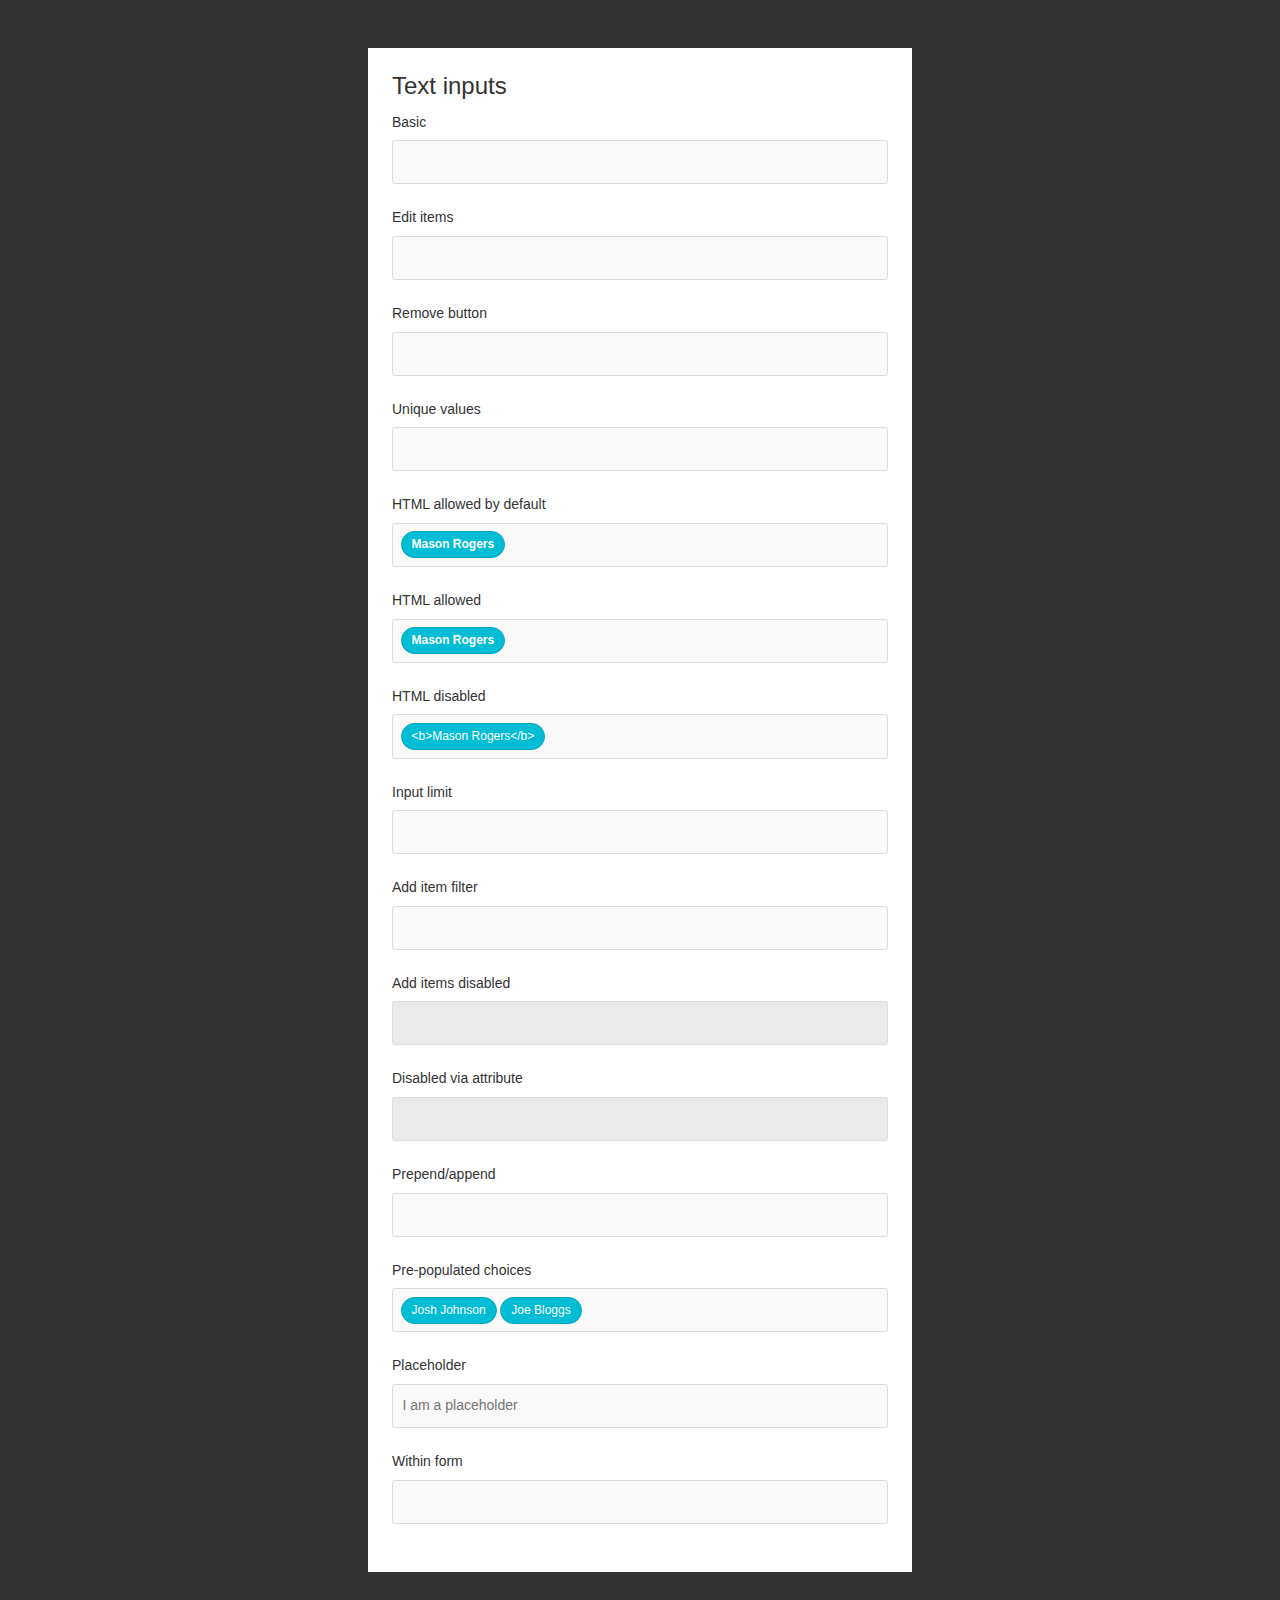
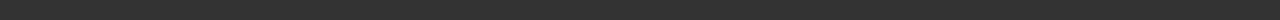
<file: Choices-master/public/test/text/index.html>
<!DOCTYPE html>
<html lang="en">
  <head>
    <meta charset="UTF-8" />
    <meta
      name="viewport"
      content="width=device-width,initial-scale=1,user-scalable=no"
    />
    <title>Choices</title>
    <meta
      name="description"
      itemprop="description"
      content="A lightweight, configurable select box/text input plugin. Similar to Select2 and Selectize but without the jQuery dependency."
    />
    <link
      rel="apple-touch-icon"
      sizes="180x180"
      href="../../assets/images/apple-touch-icon.png"
    />
    <link
      rel="icon"
      type="image/png"
      href="../../assets/images/favicon-32x32.png"
      sizes="32x32"
    />
    <link
      rel="icon"
      type="image/png"
      href="../../assets/images/favicon-16x16.png"
      sizes="16x16"
    />
    <link rel="manifest" href="../../assets/images/manifest.json" />
    <link
      rel="mask-icon"
      href="../../assets/images/safari-pinned-tab.svg"
      color="#00bcd4"
    />
    <link rel="shortcut icon" href="../../assets/images/favicon.ico" />
    <meta
      name="msapplication-config"
      content="../../assets/images/browserconfig.xml"
    />
    <meta name="theme-color" content="#ffffff" />

    <!-- Ignore these -->
    <link rel="stylesheet" href="../../assets/styles/base.min.css" />
    <!-- End ignore these -->

    <!-- Choices includes -->
    <link rel="stylesheet" href="../../assets/styles/choices.min.css" />
    <script src="../../assets/scripts/choices.min.js"></script>
    <!-- End Choices includes -->
  </head>

  <body>
    <div class="container">
      <div class="section">
        <h2>Text inputs</h2>
        <div data-test-hook="basic">
          <label for="choices-basic">Basic</label>
          <input class="form-control" id="choices-basic" type="text" />
        </div>

        <div data-test-hook="edit-items">
          <label for="choices-edit-items">Edit items</label>
          <input class="form-control" id="choices-edit-items" type="text" />
        </div>

        <div data-test-hook="remove-button">
          <label for="choices-remove-button">Remove button</label>
          <input class="form-control" id="choices-remove-button" type="text" />
        </div>

        <div data-test-hook="unique-values">
          <label for="choices-unique-values">Unique values</label>
          <input class="form-control" id="choices-unique-values" type="text" />
        </div>

        <div data-test-hook="allowhtml-undefined">
          <label for="allowhtml-undefined">HTML allowed by default</label>
          <input class="form-control" id="allowhtml-undefined" type="text" />
        </div>

        <div data-test-hook="allowhtml-true">
          <label for="allowhtml-true">HTML allowed</label>
          <input class="form-control" id="allowhtml-true" type="text" />
        </div>

        <div data-test-hook="allowhtml-false">
          <label for="allowhtml-false">HTML disabled</label>
          <input class="form-control" id="allowhtml-false" type="text" />
        </div>

        <div data-test-hook="input-limit">
          <label for="choices-input-limit">Input limit</label>
          <input class="form-control" id="choices-input-limit" type="text" />
        </div>

        <div data-test-hook="add-item-filter">
          <label for="choices-add-item-filter">Add item filter</label>
          <input
            class="form-control"
            id="choices-add-item-filter"
            type="text"
          />
        </div>

        <div data-test-hook="adding-items-disabled">
          <label for="choices-adding-items-disabled">Add items disabled</label>
          <input
            class="form-control"
            id="choices-adding-items-disabled"
            type="text"
          />
        </div>

        <div data-test-hook="disabled-via-attr">
          <label for="choices-disabled-via-attr">Disabled via attribute</label>
          <input
            class="form-control"
            id="choices-disabled-via-attr"
            type="text"
            disabled
          />
        </div>

        <div data-test-hook="prepend-append">
          <label for="choices-prepend-append">Prepend/append</label>
          <input class="form-control" id="choices-prepend-append" type="text" />
        </div>

        <div data-test-hook="prepopulated">
          <label for="choices-prepopulated">Pre-populated choices</label>
          <input class="form-control" id="choices-prepopulated" type="text" />
        </div>

        <div data-test-hook="placeholder">
          <label for="choices-placeholder">Placeholder</label>
          <input class="form-control" id="choices-placeholder" type="text" />
        </div>

        <div data-test-hook="within-form">
          <form>
            <label for="choices-within-form">Within form</label>
            <input class="form-control" id="choices-within-form" type="text" />
          </form>
        </div>
      </div>
    </div>
    <script>
      document.addEventListener('DOMContentLoaded', function() {
        new Choices('#choices-basic', {
          allowHTML: true,
        });

        new Choices('#choices-edit-items', {
          allowHTML: true,
          editItems: true,
        });

        new Choices('#choices-remove-button', {
          allowHTML: true,
          removeItemButton: true,
        });

        new Choices('#choices-unique-values', {
          allowHTML: true,
          duplicateItemsAllowed: false,
        });

        new Choices('#allowhtml-undefined', {
          items: [
            '<b>Mason Rogers</b>'
          ],
        });

        new Choices('#allowhtml-true', {
          allowHTML: true,
          items: [
            '<b>Mason Rogers</b>'
          ],
        });

        new Choices('#allowhtml-false', {
          allowHTML: false,
          items: [
            '<b>Mason Rogers</b>'
          ],
        });

        new Choices('#choices-input-limit', {
          allowHTML: true,
          maxItemCount: 5,
        });

        new Choices('#choices-add-item-filter', {
          allowHTML: true,
          addItems: true,
          addItemFilter: value => {
            const regex = /^(([^<>()\[\]\\.,;:\s@"]+(\.[^<>()\[\]\\.,;:\s@"]+)*)|(".+"))@((\[[0-9]{1,3}\.[0-9]{1,3}\.[0-9]{1,3}\.[0-9]{1,3}])|(([a-zA-Z\-0-9]+\.)+[a-zA-Z]{2,}))$/;
            const expression = new RegExp(regex.source, 'i');
            return expression.test(value);
          },
        });

        new Choices('#choices-adding-items-disabled', {
          allowHTML: true,
          addItems: false,
        });

        new Choices('#choices-disabled-via-attr', {
          allowHTML: true,
        });

        new Choices('#choices-prepend-append', {
          allowHTML: true,
          prependValue: 'before-',
          appendValue: '-after',
        });

        new Choices('#choices-prepopulated', {
          allowHTML: true,
          items: [
            'Josh Johnson',
            {
              value: 'joe@bloggs.co.uk',
              label: 'Joe Bloggs',
              customProperties: {
                description: 'Joe Blogg is such a generic name',
              },
            },
          ],
        });

        new Choices('#choices-placeholder', {
          allowHTML: true,
          placeholder: true,
          placeholderValue: 'I am a placeholder',
        });

        new Choices('#choices-within-form', {
          allowHTML: true,
        });
      });
    </script>
  </body>
</html>
</file>
<file: css/style.css>
@font-face {
	font-family: 'OpenSans';
	src: local('OpenSans Italic'), local('OpenSansItalic'),
    url('../fonts/OpenSansItalic.woff2') format('woff2'),
		url('../fonts/OpenSansItalic.woff') format('woff');
	font-style: normal;
  font-display: swap;
}

@font-face {
	font-family: 'OpenSans';
	src: local('OpenSans Regular'), local('OpenSansRegular'),
    url('../fonts/OpenSansRegular.woff2') format('woff2'),
		url('../fonts/OpenSansRegular.woff') format('woff');
  font-weight: 400;
  font-style: normal;
  font-display: swap;
}

@font-face {
	font-family: 'OpenSans';
	src: local('OpenSans Bold'), local('OpenSansBold'),
    url('../fonts/OpenSansBold.woff2') format('woff2'),
		url('../fonts/OpenSansBold.woff') format('woff');
	font-weight: 700;
	font-style: normal;
  font-display: swap;
}

@font-face {
	font-family: 'OpenSans';
	src: local('OpenSans SemiBold'), local('OpenSansSemiBold'),
    url('../fonts/OpenSansSemi-Bold.woff2') format('woff2'),
		url('../fonts/OpenSansSemi-Bold.woff') format('woff');
	font-weight: 600;
	font-style: normal;
  font-display: swap;
}

@font-face {
	font-family: 'OpenSans';
	src: local('OpenSans Semibold'), local('OpenSansSemiBold'),
    url('../fonts/OpenSansSemibold.woff2') format('woff2'),
		url('../fonts/OpenSansSemibold.woff') format('woff');
	font-weight: 600;
	font-style: normal;
  font-display: swap;
}

:root {
  --color-primary: #333;
  --color-primary-controls: #9d5cd0;
  --color-primary-controls-hover: #9d5cd0;
  --color-primary-controls-focus: #c283f3;
  --color-primary-controls-active: #7943a4;
  --color-controls-outline: #d1a9f0;
  --color-accordion: #b7b7b7;
  --color-bg : #ececec;
  --color-border : #cacaca;
  --color-controls-swiper: #666;
  --color-span-text: #999;
  --color-primary-text: #fff;
  --color-primary-bg: #fff;
  --color-black: #000;
}

html {
  box-sizing: border-box;
}

*,
*::before,
*::after {
  box-sizing: inherit;
}

a {
  /* display: block; */
  text-decoration: none;
  color: inherit;
  /* transition: background-color .3s ease-in-out, color .3s ease-in-out; */
}

img {
  max-width: 100%;
  height: auto;
  vertical-align: bottom;
}

body {
  margin: 0 auto;
  font-family: 'OpenSans', sans-serif;
  color: var(--color-primary);
  background-color: var(--color-primary-bg);
}

/* global */
.list-reset {
  margin: 0;
  padding: 0;
  list-style: none;
}

.btn-reset {
  padding: 0;
  border: none;
  background-color: transparent;
  cursor: pointer;
}

.btn {
  text-align: center;
  font-weight: 700;
  color: var(--color-primary-text);
  transition: background-color .3s ease-in-out, color .3s ease-in-out;
}

.visually-hidden {
  position: absolute;
  width: 1px;
  height: 1px;
  margin: -1px;
  padding: 0;
  border: 0;
  clip: rect(0 0 0 0);
  overflow: hidden;
}

.container-wrapper {
  padding-top: 50px;
  padding-bottom: 50px;
}

.container {
  padding-left: 15px;
  padding-right: 15px;
  max-width: none;
}

.site-title {
  margin-top: 0;
}

.site-caption {
  font-weight: 400;
  font-size: 28px;
  line-height: 38px;
}

.site-descr {
  margin-top: 0;
}

.site-subtitle {
  font-weight: 600;
  font-size: 18px;
  line-height: 32px;
}

/* header* */
.header {
  padding-top: 12px;
  padding-bottom: 11px;
  background-color: var(--color-black);
}

.header__main {
  position: relative;
  display: flex;
  justify-content: space-between;
  align-items: center;
}

.burger {
  width: 22px;
  height: 18px;
  background-size: cover;
  background-repeat: no-repeat;
  background-image: url("data:image/svg+xml,%3Csvg width='25' height='18' viewBox='0 0 25 18' fill='none' xmlns='http://www.w3.org/2000/svg'%3E%3Crect width='25' height='2' transform='matrix(-1 0 0 1 25 0)' fill='white'/%3E%3Cpath d='M16 8H9.53674e-07V10H16V8Z' fill='white'/%3E%3Cpath d='M10 16H0V18H10V16Z' fill='white'/%3E%3C/svg%3E%0A");
}

.logo__image {
  height: 22px;
}

.search {
  width: 19px;
  height: 20px;
  background-size: cover;
  background-repeat: no-repeat;
  background-image: url("data:image/svg+xml,%3Csvg width='18' height='19' viewBox='0 0 18 19' fill='none' xmlns='http://www.w3.org/2000/svg'%3E%3Cpath fill-rule='evenodd' clip-rule='evenodd' d='M16.0002 8C16.0002 11.3137 13.3139 14 10.0002 14C6.68648 14 4.00019 11.3137 4.00019 8C4.00019 4.68629 6.68648 2 10.0002 2C13.3139 2 16.0002 4.68629 16.0002 8ZM18.0002 8C18.0002 12.4183 14.4185 16 10.0002 16C8.15297 16 6.45197 15.3739 5.09782 14.3224L1.41617 18.0041L0.00195312 16.5898L3.68288 12.9089C2.62828 11.5537 2.00019 9.8502 2.00019 8C2.00019 3.58172 5.58191 0 10.0002 0C14.4185 0 18.0002 3.58172 18.0002 8Z' fill='white'/%3E%3C/svg%3E%0A");
}

.header__container-search {
  left: 0;
  right: 0;
  display: flex;
  align-items: center;
  justify-content: space-between;
  align-items: center;
  background-color: var(--color-black);
}

.header__container-search--position {
  position: absolute;
}

.header__container-search--position .search {
  margin-right: 10px;
  width: 22px;
  height: 19px;
  background-image: url("data:image/svg+xml,%3Csvg width='30' height='29' viewBox='0 0 30 29' fill='none' xmlns='http://www.w3.org/2000/svg'%3E%3Crect width='9.15446' height='2.28862' transform='matrix(-0.718931 0.695081 0.718931 0.695081 7.08203 20.8653)' fill='white'/%3E%3Cpath fill-rule='evenodd' clip-rule='evenodd' d='M16.6236 23.9932C10.5366 23.9932 5.82665 19.0917 5.82665 13.3295C5.82665 7.56738 10.5366 2.66591 16.6236 2.66591C22.7105 2.66591 27.4205 7.56738 27.4205 13.3295C27.4205 19.0917 22.7105 23.9932 16.6236 23.9932ZM16.6236 26.6591C9.26188 26.6591 3.29404 20.6912 3.29404 13.3295C3.29404 5.96784 9.26188 0 16.6236 0C23.9853 0 29.9531 5.96784 29.9531 13.3295C29.9531 20.6912 23.9853 26.6591 16.6236 26.6591Z' fill='white'/%3E%3C/svg%3E ");
}

.header__container-form {
  position: relative;
  display: flex;
  align-items: flex-end;
  flex-grow: 1;
  width: 100%;
}

.header__container-form--invis {
  display: none;
}

.header__search-box {
  width: 100%;
  margin-right: 10px;
}

.header__search-input {
  width: 100%;
  border: none;
  border-bottom: 1px solid var(--color-primary-bg);
  background-color: initial;
}

.header__search-input:focus {
  outline: none;
  border-color: var(--color-primary-controls-focus);
}

.header__search-input:hover {
  cursor: pointer;
  border-color: var(--color-primary-controls-focus);
  transition: border-color .3s ease-in-out;
}

.header__search-input:active {
  border-color: var(--color-primary-controls-active);
}

.header__search-close {
  position: relative;
  width: 15px;
  height: 15px;
}

.header__search-close::before {
  content: "";
  position: absolute;
  transform: rotate(45deg);
}

.header__search-close::after {
  content: "";
  position: absolute;
  transform: rotate(-45deg);
}

.header__search-close::before,
.header__search-close::after {
  left: 0;
  right: 0;
  width: 17px;
  height: 1px;
  background-color: var(--color-primary-bg);
}

.header__search-close:focus:before,
.header__search-close:focus:after {
  background-color: var(--color-primary-controls);
}

.header__search-close:hover:before,
.header__search-close:hover:after {
  background-color: var(--color-primary-controls);
}

.header__search-close:active:before,
.header__search-close:active:after {
  background-color: var(--color-primary-controls-active);
}

.header__menu {
  position: fixed;
  top: 0;
  left: 0;
  right: 0;
  bottom: 0;
  display: none;
  flex-direction: column;
  justify-content: space-between;
  align-items: flex-start;
  z-index: 1000;
  padding: 15px;
  overflow-y: auto;
  background-color: rgba(0,0,0,.9);
}

.header__menu--visible {
  display: flex;
}

.header__menu-close {
  position: relative;
  margin-bottom: 28px;
}

.header__menu-close::before,
.header__menu-close::after {
  left: 0;
  right: 0;
  width: 19px;
  height: 2px;
  background-color: var(--color-primary-bg);
}

.header__menu-close::before {
  content: "";
  position: absolute;
  transform: rotate(45deg);
  transition: background-color .3s ease-in-out;
}

.header__menu-close::after {
  content: "";
  position: absolute;
  transform: rotate(-45deg);
  transition: background-color .3s ease-in-out;
}

.header__menu-close {
  outline: none;
}

.header__menu-close:focus::before,
.header__menu-close:focus::after {
  cursor: pointer;
  background-color: var(--color-primary-controls);
}

.header__menu-close:hover::before,
.header__menu-close:hover::after {
  background-color: var(--color-primary-controls);
}

.header__menu-close:active::before,
.header__menu-close:active::after {
  background-color: var(--color-primary-controls-active);
}

.header__menu-link {
  position: relative;
  display: inline-block;
  color: var(--color-primary-text);
}

.header__menu-link::before {
  content: "";
  position: absolute;
  top: -3px;
  right: -3px;
  bottom: -3px;
  left: -3px;
  z-index: -1;
  opacity: 0;
  outline: none;
  background-color: var(--color-primary-controls-active);
}

.header__menu-link:focus::before {
  opacity: 1;
}

.header__menu-link:focus {
  outline: none;
}

.header__menu-link:hover {
  color: var(--color-primary-controls-focus);
}

.header__menu-link:active {
  color: var(--color-primary-controls-active);
}

.header__menu-link:active::before {
  background-color: transparent;
}

.header__menu-login {
  padding: 11px 31px;
  border-radius: 100px;
  border: 2px solid var(--color-primary-controls);
  font-weight: 600;
  font-size: 12px;
  line-height: 16px;
  color: var(--color-primary-text);
}

.header__menu-login svg path {
  fill: var(--color-primary-bg);
}

.header__menu-login, .header__menu-login svg path {
  transition: all .3s ease-in-out;
}

.header__menu-login:focus {
  outline: none;
  border-color: var(--color-primary-controls-active);
  background-color: var(--color-primary-controls-active);
}

.header__menu-login:hover {
  color: var(--color-primary-controls-focus);
  transition:  color .3s ease-in-out;
}

.header__menu-login:hover svg path {
  fill: var(--color-primary-controls-focus);
  transition:  fill .3s ease-in-out;
}

.header__menu-login:active {
  border-color: var(--color-primary-controls);
  color: var(--color-primary-controls);
  background-color: transparent;
  transition:  color .3s ease-in-out, border .3s ease-in-out, background-color .3s ease-in-out;
}

.header__menu-login:active svg path {
  fill: var(--color-primary-controls);
  transition:  fill .3s ease-in-out;
}

.header__menu-item:not(:last-child) {
  margin-right: 0;
  margin-bottom: 18px;
}

.header__header-addon {
  display: none;
}

/* hero */
.hero {
  position: relative;
}

.hero__container {
  display: flex;
  justify-content: center;
}

.hero__swiper {
  position: absolute;
  left: 0;
  right: 0;
  top: 0;
  bottom: 0;
  min-height: 310px;
}

.hero__swiper-slide {
  width: 100%;
  min-height: 355px;
  background-position: center;
  object-fit: cover;
  background-size: cover;
  background-repeat: no-repeat;
  background-color: var(--color-black);
}

.hero__swiper-btn {
  display: none;
}

.hero__swiper-button-prev,
.hero__swiper-button-next {
  z-index: 100;
}

.hero__content-container {
  display: flex;
  flex-direction: column;
  align-items: center;
}

.hero__content {
  position: relative;
  display: flex;
  flex-direction: column;
  align-items: center;
  min-width: 0;
  z-index: 10;
  padding-top: 30px;
  padding-bottom: 45px;
  padding-right: 30px;
  padding-left: 30px;
  color: var(--color-primary-text);
}

.hero__title {
  margin-bottom: 4px;
  font-size: 32px;
  line-height: 44px;
  text-align: center;
  text-shadow: 6px 7px 25px var(--color-black);
}

.hero__descr {
  max-width: 265px;
  margin-bottom: 40px;
  font-weight: 400;
  font-size: 12px;
  line-height: 16px;
  text-align: center;
  text-shadow: 5px 7px 18px var(--color-black);
}

.hero__btn {
  padding: 11px 18px 11px;
  border-radius: 100px;
  font-size: 12px;
  line-height: 16px;
  text-align: center;
  background-color: var(--color-primary-controls);
  outline-offset: 3px;
  outline: 2px solid #c283f300;
  transition: outline .3s ease-in-out, background-color .3s ease-in-out;
}

.hero__btn:focus {
  outline: none;
  outline-offset: -3px;
  outline: 3px solid var(--color-controls-outline);
}

.hero__btn:hover {
  outline-offset: 3px;
  outline: 2px solid var(--color-primary-controls-focus);
  transition: outline .3s ease-in-out;
}

.hero__btn:active {
  background-color: var(--color-primary-controls-active);
  outline-offset: -3px;
  outline: 2px solid var(--color-controls-outline);
}

/* about */
.about {
  padding-top: 50px;
  padding-bottom: 41px;
}

.about__title {
  margin-bottom: 13px;
}

.about__descr {
  margin-bottom: 0;
  font-size: 14px;
  line-height: 28px;
}

/* gallery */
.gallery {
  padding-bottom: 47px;
  background-image: url("../img/bg-gallery.jpg");
  background-position: center;
  background-size: cover;
  background-repeat: no-repeat;
  background-color: var(--color-black);
}

.gallery__title {
  margin-bottom: 13px;
  color: var(--color-primary-text);
}

.form__filter-part {
  margin: 0;
  margin-bottom: 22px;
  padding: 0;
  border: none;
}

.form__filter-legend {
  margin-bottom: 4px;
  font-weight: 600;
  font-size: 16px;
  line-height: 32px;
  color: var(--color-primary-text);
}

.form__select-gallery {
  margin-bottom: 37px;
}

/* select */
.choices__inner {
  border-radius: 6px;
  padding: 0;
  padding-left: 16px;
}

/* .choices__list {
  padding: 2px 37px 3px 0;
} */

.choices__item {
  font-family: 'OpenSans';
  font-weight: 400;
  font-size: 16px;
  line-height: 32px;
  color: var(--color-primary-text);
}

.choices__inner {
  min-width: 176px;
  min-height: 40px;
  box-shadow: 0 0 1px rgb(0 0 0 / 80%);
  border: 1px solid var(--color-primary-bg);
  background: rgba(0, 0, 0, 0);
  z-index: 10;
}

.is-open .choices__inner {
  border: 1px solid var(--color-primary-bg)!important;
  border-bottom-right-radius: 6px;
  border-bottom-left-radius: 6px;
}

.choices[data-type*=select-one]::after {
  background-image: url("data:image/svg+xml,%3Csvg width='12' height='7' viewBox='0 0 12 7' fill='none' xmlns='http://www.w3.org/2000/svg'%3E%3Cpath d='M11 1L6 6L1 1' stroke='white'/%3E%3C/svg%3E%0A");
  background-repeat: no-repeat;
  margin-top: -1px;
  padding-right: 15px;
  width: 10px;
  height: 7px;
  border-style: none;
  z-index: 10;
}

.choices[data-type*=select-one].is-open::after {
  margin-top: -1px;
  background-image: url("data:image/svg+xml,%3Csvg width='12' height='7' viewBox='0 0 12 7' fill='none' xmlns='http://www.w3.org/2000/svg'%3E%3Cpath d='M0.999995 6L6 0.999997L11 6' stroke='white'/%3E%3C/svg%3E%0A");
}

.choices {
  display: flex;
  min-width: 176px;
  margin-bottom: 0;
}

.choices:focus {
  background: rgba(255, 255, 255, .2);
}

.choices:hover {
  cursor: pointer;
  background: rgba(255, 255, 255, .2);
  transition: background .3s ease-in-out;
}

.choices__list--dropdown {
  border-bottom: 6px;
}

.choices__list--dropdown .choices__item--selectable,
.choices__list[aria-expanded] .choices__item--selectable {
  padding-right: 19px;
  padding-left: 19px;
}

.is-open .choices__inner {
  border-top-right-radius: 6px;
  border-top-left-radius: 6px
}

.choices__list--dropdown, .choices__list[aria-expanded] {
  border-radius: 6px;
  border: 1px solid var(--color-primary-bg)!important;
}

.choices__list--dropdown, .choices__list[aria-expanded] {
  background-image: url("../img/bg-gallery.jpg");
  background-position: 34% 75%;
  z-index: 20;
}

.choices__list--dropdown .choices__item,
.choices__list[aria-expanded] .choices__item {
  padding-top: 4px;
  padding-bottom: 4px;
  border-bottom: 1px solid var(--color-primary-bg);
  font-size: 16px;
}

.choices__list--dropdown .choices__item,
.choices__list[aria-expanded] .choices__item:focus {
  background: rgba(255, 255, 255, 0.2);
}

.choices__list--dropdown .choices__item,
.choices__list[aria-expanded] .choices__item:hover {
  cursor: pointer;
  background: rgba(255, 255, 255, 0.2);
  transition: background .3s ease-in-out;
}

.choices__list--dropdown .choices__item--selectable.is-highlighted, .choices__list[aria-expanded] .choices__item--selectable.is-highlighted {
  background-color: rgba(0,0,0,0);
  border-top: none;
}

.choices__list--dropdown {
  padding-top: 0;
}

.choices__list--dropdown .choices__item--selectable.is-highlighted::after, .choices__list[aria-expanded] .choices__item--selectable.is-highlighted::after {
  opacity: 0;
}

/* checkbox */
.form__filter-checkbox input[type="checkbox"] {
  position: absolute;
  width: 1px;
  height: 1px;
  opacity: 0;
}

.choices[data-type*=select-one] .choices__inner {
  padding-bottom: 0;
  padding-left: 14px;
}

.form__filter-checkbox span {
  position: relative;
  margin-bottom: 14px;
  display: flex;
  align-items: center;
  color: var(--color-primary-text);
}

.form__filter-checkbox span::before {
  content: "";
  display: inline-block;
  width: 12px;
  height: 12px;
  margin-right: 12px;
  border: 1px solid var(--color-primary-bg);
}

.form__filter-checkbox span::after {
  content: "";
  position: absolute;
  left: 4px;
  top: 50%;
  transform: translateY(-50%);
  width: 4px;
  height: 4px;
  border-radius: 100%;
  background-color: var(--color-primary-bg);
  opacity: 0;
}

.form__filter-checkbox input[type="checkbox"]:checked + span::after {
  opacity: 1;
}

.form__filter-checkbox input[type="checkbox"]:focus + span::before,
.form__filter-checkbox input[type="checkbox"]:focus + span {
  border-color: var(--color-primary-controls-focus);
  color: var(--color-primary-controls-focus);
}

.form__filter-checkbox input[type="checkbox"]:hover + span::before,
.form__filter-checkbox input[type="checkbox"]:hover + span {
  border-color: var(--color-primary-controls-focus);
  transition: border-color .3s ease-in-out;
}

.form__filter-checkbox input[type="checkbox"]:active + span::after {
  background-color: var(--color-primary-controls-focus);
}

.form__filter-checkbox input[type="checkbox"]:active + span::before,
.form__filter-checkbox input[type="checkbox"]:active + span::after,
.form__filter-checkbox input[type="checkbox"]:active + span {
  border-color: var(--color-primary-controls-focus);
  color: var(--color-primary-controls-focus);
  transition: border-color .3s ease-in-out, color .3s ease-in-out;
}

/* slides */
.gallery__swiper-wrapper {
  margin-bottom: 18px;
}

.swiper-slide__image {
  width: 326px;
  height: 367px;
  object-fit: cover;
}

.gallery__swiper {
  position: relative;
  margin: 0 auto;
}

.gallery__swiper-slide {
  position: relative;
  display: flex;
  justify-content: center;
}

.gallery__swiper-link-img {
  position: relative;
}

.gallery__swiper-link-img:focus {
  outline: none;
  outline-offset: -3px;
  outline: 3px solid var(--color-primary-controls-active);
}

.gallery__container-bg {
  position: absolute;
  top: 50%;
  left: 50%;
  width: 83%;
  height: 86%;
  display: flex;
  align-items: center;
  justify-content: center;
  transform: translate(-50%, -50%);
  background-color: rgba(0,0,0,.5);
  opacity: 0;
  z-index: 10;
  outline-offset: -25px;
  outline: 25px solid transparent;
}

.gallery__container-bg:hover {
  opacity: 1;
  transition: opacity .5s ease-in-out;
}

.gallery__swiper-link-img::before {
  content: "";
  position: absolute;
  top: 0;
  left: 0;
  right: 0;
  bottom: 0;
  display: none;
  background: linear-gradient(0deg, rgba(194, 131, 243, 0.4), rgba(194, 131, 243, 0.4));
}

.gallery__swiper-link-img:active:before {
  display: block;
  outline-offset: -2px;
  outline: 2px solid var(--color-controls-outline);
}

.gallery__button-prev:after,
.gallery__button-next:after {
  display: flex;
  align-items: center;
  justify-content: center;
  width: 30px;
  height: 30px;
  padding: 11px;
  border-radius: 100%;
  font-size: 9px;
  color: var(--color-primary-text);
  background-color: var(--color-controls-swiper);
}

.gallery__button-prev:focus::after,
.gallery__button-next:focus::after {
  outline: none;
  outline-offset: -2px;
  outline: 2px solid var(--color-primary-controls);
}

.gallery__button-prev:hover::after,
.gallery__button-next:hover::after {
  cursor: pointer;
  outline: none;
  background-color: var(--color-primary-controls);
}

.gallery__button-prev:active::after,
.gallery__button-next:active::after {
  cursor: pointer;
  outline-offset: -2px;
  outline: 2px solid var(--color-primary-controls);
  background-color: var(--color-primary-controls-active);
}

.gallery__swiper-btn {
  position: relative;
  right: auto;
  left: auto;
  top: auto;
  flex-grow: 1;
  height: 22px;
  margin: auto;
}

.swiper-pagination {
  position: relative;
}

.gallery__row-pagination {
  justify-content: center;
}

.swiper-horizontal>.swiper-pagination-bullets,
.swiper-pagination-bullets.swiper-pagination-horizontal,
.swiper-pagination-custom, .swiper-pagination-fraction {
  bottom: 0px;
  color: var(--color-primary-text);
}

.gallery__button-prev {
  justify-content: flex-end;
}

.gallery__button-prev:focus,
.gallery__button-next:focus {
  outline: none;
}

.gallery__button-next {
  justify-content: flex-start;
}

.gallery__swiper-pagination {
  width: auto;
  margin: auto 19px;
}

.gallery__swiper-box {
  position: relative;
  display: flex;
  flex-direction: row;
  flex-wrap: nowrap;
  justify-content: center;
  align-items: center;
  height: 35px;
}

/* catalog */
.catalog {
  padding-top: 50px;
  padding-bottom: 50px;
}

.catalog__title {
  margin-bottom: 15px;
}

.catalog__descr {
  display: none;
}

.accordion-list {
  margin-bottom: 48px;
}

.accordion__content {
  overflow: hidden;
  transition-property: height, visibility;
  transition-timing-function: ease;
}

.accordion--active .accordion__content {
  visibility: visible;
  border-bottom: 1px solid var(--color-bg);
}

.accordion__control {
  display: flex;
  align-items: center;
  justify-content: space-between;
  flex-grow: 1;
  height: 113px;
}

.accordion__control:focus {
  outline: none;
}

.accordion__heading {
  margin: 0;
}

.catalog__subtitle {
  display: flex;
  transition: color .3s;
}

.accordion--active .accordion__control svg {
  transform: rotate(180deg);
  transition: transform .3s ease-in-out;
}

.catalog__item {
  position: relative;
  margin-top: -1px;
  padding: 21px 0;
  border-top: 1px solid transparent;
  border-bottom: 1px solid var(--color-bg);
  transition: border-color .3s;
}

.catalog__item:first-child {
  border-color: var(--color-bg);
}

.catalog__item:focus {
  border-color:var(--color-bg);
}

.catalog__item:focus .accordion__heading button {
  color: var(--color-primary-controls-active);
}

.catalog__item:hover {
  border-color: var(--color-primary-controls);
}

.catalog__item:hover .accordion__heading button,
.accordion--active .accordion__heading button {
  color: var(--color-primary-controls);
}

.catalog__item:active {
  border-color:var(--color-primary-controls-active);
}

.catalog__item:active .accordion__heading button {
  color: var(--color-primary-controls-active);
}

.accordion__control:focus .accordion__span {
  outline: none;
  color: var(--color-primary-text);
  background-color: var(--color-primary-controls);
}

.accordion__control:active .accordion__span {
  outline: none;
  color: var(--color-primary-controls-active);
  background-color: var(--color-primary-bg);
}

.catalog__item svg circle,
.catalog__item svg path {
  transition: fill .3s;
}

.accordion__icon:focus {
  outline: none;
}

.accordion__control:focus .accordion__icon circle {
  fill: var(--color-controls-outline);
}

.accordion__control:focus .accordion__icon svg path {
  fill: var(--color-controls-outline);
}

.catalog__item:hover svg circle,
.accordion--active svg circle {
  fill: var(--color-controls-outline);
}

.catalog__item:hover svg path {
  fill: var(--color-controls-outline);
}

.accordion__control:active .accordion__span {
  color: var(--color-primary-controls-active);
  background-color: var(--color-primary-bg);
}

.accordion__control:active .accordion__icon svg path {
  fill: var(--color-primary-controls-active);
}

.accordion__container-content {
  display: flex;
  align-items: center;
}

.ac-descr {
  display: inline-block;
  line-height: 22px;
}

.ac-caption {
  display: inline-block;
  margin-bottom: 5px;
}

.accordion__pic-wrapper {
  padding: 4px;
  margin-right: 25px;
  border: 2px solid var(--color-accordion);
}

.accordion__pic {
  min-width: 79px;
  min-height: 118px;
  background-color: var(--color-accordion);
}

.accordion__name-box {
  margin-top: 20px;
  padding-top: 20px;
  /* border-top: 1px solid var(--color-primary-controls); */
}

.accordion__name-box:focus {
  border-color: var(--color-bg);
}

.ac-text {
  margin-top: 0;
  margin-bottom: 0;
  line-height: 32px;
}

.accordion__link-artist {
  position: relative;
  margin-right: 62px;
}

.accordion__link-artist::before {
  content: "";
  position: absolute;
  top: 0;
  bottom: 0;
  left: 0;
  right: 0;
  cursor: pointer;
  border-bottom: 1px solid var(--color-primary-controls);
  opacity: 0;
}

.accordion__link-artist:focus {
  outline: none;
}

.accordion__link-artist:focus::after,
.accordion__link-artist--active::after {
  content: "";
  position: absolute;
  top: 0;
  left: 0;
  right: 0;
  bottom: 0;
  z-index: -1;
  background-color: var(--color-primary-controls);
}

.accordion__link-artist:hover::before {
  opacity: 1;
}

.accordion__link-artist:active {
  color: var(--color-primary-text);
  background-color: var(--color-primary-controls);
}

.ac-link {
  font-weight: 600;
  font-size: 16px;
  line-height: 22px;
  color: var(--color-primary-controls);
}

.accordion__content-chronology {
  display: flex;
}

.card-artist__conteiner-content {
  margin-top: 20px;
}

.card-artist__name {
  margin-bottom: 6px;
  font-weight: 600;
  font-size: 24px;
  line-height: 33px;
}

.card-artist__lifespan {
  display: inline-block;
  margin-bottom: 12px;
  font-size: 12px;
  line-height: 16px;
  color: var(--color-span-text);
}

.card-artist__career {
  margin-bottom: 0;
  line-height: 32px;
}

/* card-preview */
.card-preview__section-title {
  margin-bottom: 11px;
}

.card-preview__container-content {
  padding: 0 17px 49px 22px;
  padding-top: 17px;
  border: 1px solid var(--color-bg);
}

.card-preview__box {
  display: flex;
  flex-direction: column;
  justify-content: flex-start;
  align-items: flex-start;
  min-height: 384px;
}

.card-preview__location {
  display: flex;
  max-width: 141px;
  margin-left: auto;
  text-align: right;
  margin-bottom: 10px;
  font-size: 12px;
  line-height: 16px;
  color: var(--color-span-text);
}

.card-preview__title {
  margin-bottom: 5px;
  font-weight: 600;
  font-size: 24px;
  line-height: 33px;

}

.card-preview__descr {
  max-width: 89%;
  margin-bottom: 0;
  line-height: 32px;
}

.card-preview__link {
  display: inline-block;
  padding: 0 2px;
  border-bottom: 1px solid var(--color-primary-controls);
  font-size: 16px;
  line-height: 32px;
  color: var(--color-primary-controls);
}

.card-preview__link:focus {
  outline: none;
  color: var(--color-primary-text);
  background-color: var(--color-primary-controls);
}

.card-preview__link:hover {
  border-bottom: 1px solid var(--color-primary-controls-active);
  color: var(--color-primary-controls-active);
  background-color: initial;
}

.card-preview__link:active {
  border-bottom: 1px solid var(--color-primary);
  color: var(--color-primary);
}

.card-preview__swiper {
  width: 100%;
  height: 100%;
}

.card-preview__swiper-wrapper {
  margin-bottom: 15px;
}

.swiper-horizontal>.swiper-pagination-bullets .swiper-pagination-bullet, .swiper-pagination-horizontal.swiper-pagination-bullets .swiper-pagination-bullet {
  width: 10px;
  height: 10px;
  margin: 0 7px;
  background-color: var(--color-controls-swiper);
}

.card-preview__swiper-slide img {
  display: block;
  width: 100%;
  height: 100%;
  object-fit: cover;
}

.card-preview__button-box {
  display: none;
}

/* projects */
.projects {
  padding-top: 46px;
  padding-bottom: 44px;
}

.projects__title {
  margin-bottom: 12px;
}

.projects__desct {
  margin-bottom: 51px;
  font-weight: 400;
  font-size: 16px;
  line-height: 32px;
}

.projects__link-info {
  display: inline-block;
  width: 16px;
  border-radius: 50%;
  border: 1px solid var(--color-primary-controls);
  font-weight: 600;
  font-size: 13px;
  line-height: 14px;
  text-align: center;
  color: var(--color-black);
}

.projects__link-info:focus {
  outline: none;
  outline-offset: -1px;
  outline: 1px solid var(--color-primary-controls);
  background-color: var(--color-controls-outline);
}

.projects__link-info:hover {
  background-color: var(--color-controls-outline);
  outline: 1px solid var(--color-primary-controls);
}

.projects__link-info:active {
  color: var(--color-primary-text);
  background-color: --color-primary-controls;
  outline: 1px solid --color-primary-controls;
}

.projects__link {
  position: relative;
  display: inline-block;
  padding: 0 5px;
  color: --color-primary-controls;
}

.projects__link::before {
  content: "";
  position: absolute;
  width: 100%;
  height: 100%;
  cursor: pointer;
  border-bottom: 1px solid --color-primary-controls;
  color: --color-primary-controls;
  opacity: 0;
}

.projects__link:focus {
  outline: none;
  color: var(--color-primary-text);
  background-color: --color-primary-controls;
}

.projects__link:hover::before {
  opacity: 1;
}

.projects__link:active {
  border-bottom: 1px solid var(--color-primary-controls-active);
  color: --color-primary-controls;
}

.projects__title-partners {
  margin-bottom: 4px;
  font-weight: 600;
  font-size: 18px;
  line-height: 32px;
}

.projects__swiper-content {
  position: relative;
  z-index: 0;
}

.projects__swiper {
  display: flex;
  align-items: center;
  height: 79px;
  margin: 0 38px;
}

.projects__swiper-wrapper {
  position: relative;
}

.projects__swiper-slide {
  display: flex;
  align-items: center;
  justify-content: center;
  text-align: center;
  background: var(--color-primary-bg);
}

.projects__slide-image {
  filter: grayscale(1);
  transition: .3s;
}

.projects__slide-image:hover {
  filter: grayscale(0);
}

.projects__swiper-slide-image {
  display: flex;
  align-items: center;
  justify-content: center;
}

.projects__swiper-slide-image::before {
  content: "";
  position: absolute;
  display: block;
  width: 195px;
  height: 65px;
  outline: 1px solid var(--color-bg);
}

.projects__swiper-slide-image:focus {
  outline: none;
}

.projects__swiper-slide-image:focus:before {
  cursor: pointer;
}

.projects__swiper-slide-image:hover:before {
  outline: 1px solid --color-primary-controls;
  transition: outline .3s ease-in-out;
}

.projects__swiper-slide-image:active:before {
  outline: 1px solid --color-primary-controls;
  transition: outline .3s ease-in-out;
}

.projects__swiper-slide img {
  display: block;
  max-width: 123px;
  max-height: 36px;
  object-fit: cover;
}

.projects__swiper-button-next {
  right: 0;
}

.projects__swiper-button-prev {
  left: 0;
}

.projects__swiper-btn {
  top: 58%;
  width: 30px;
  height: 30px;
  border-radius: 50%;
  background-color: var(--color-bg);
}

.projects__swiper-button-next::after,
.projects__swiper-button-prev::after {
  font-size: 16px;
  color: var(--color-black);
}

.projects__swiper-btn:focus {
  outline: none;
  background-color: var(--color-controls-outline);
}

.projects__swiper-btn:hover {
  border: 2px solid var(--color-primary-controls);
  color: transparent;
  background-color: var(--color-bg);
  transition: border .3s ease-in-out;
}

.projects__swiper-btn:active {
  border: 2px solid var(--color-primary-controls);
  background-color: var(--color-controls-outline);
}

/* contacts */
.contacts__container--sm {
  display: block;
}

.contacts__caption {
  display: block;
  padding-bottom: 4px;
  font-weight: 600;
  font-size: 18px;
  line-height: 25px;
  font-style: normal;
}

.contacts__location {
  font-style: normal;
  font-size: 14px;
}

.contacts__address {
  display: inline-block;
  margin-bottom: 21px;
}

.contacts__form {
  align-items: flex-end;
  margin: 0;
  margin-bottom: 20px;
  padding: 0;
}

.contacts__form-field {
  padding-bottom: 17px;
}

.contacts__form-field:last-child {
  padding-bottom: 0;
}

.form__input {
  width: 100%;
  padding: 10px 20px;
  border-radius: 100px;
  border: 1px solid var(--color-primary);
}

.form__input:focus {
  cursor: pointer;
  outline: none;
  background-color: var(--color-bg);
}

.form__input:hover {
  background-color: var(--color-bg);
  transition: background-color .3s ease-in-out;
}

.form__span--status-invalid {
  display: inline-block;
  padding-left: 21px;
  margin-bottom: 5px;
  color: #d11616;
}

.form__span {
  display: none;
}

.form__input:valid {
  background-color: var(--color-primary-bg);
}

.form__col-container {
  padding: 0;
}

.contacts__form-box {
  margin-bottom: 19px;
}

.contacts {
  margin-bottom: 20px;
}

.form__col-container--field-btn {
  max-width: 44%;
}

.contacts__btn {
  width: 100%;
  padding: 10px 0;
  border-radius: 100px;
  border: 2px solid var(--color-primary-controls);
  font-size: 12px;
  line-height: 16px;
  color: var(--color-primary-controls);
}

.contacts__btn:focus {
  outline: 2px solid var(--color-primary-controls-focus);
  outline-offset: 2px;
  border-radius: 100px;
}

.contacts__btn:hover {
  color: var(--color-primary-text);
  background-color: var(--color-primary-controls);
}

.contacts__btn:active {
  outline: 3px solid var(--color-controls-outline);
  outline-offset: -3px;
  border-radius: 100px;
  color: var(--color-primary-text);
  background-color: var(--color-primary-controls-active);
}

.contacts__btn-sm {
  display: none;
}

.contacts__text {
  margin-bottom: 8px;
  font-size: 18px;
  line-height: 32px;
}

.contacts__list {
  display: flex;
  flex-direction: row;
}

.contacts__item {
  padding-right: 21px;
}

.contacts__item:last-child {
  padding-right: 0;
}

.contacts__link {
  display: inline-block;
  width: 49px;
  height: 49px;
  background-position: center;
  background-size: cover;
  background-repeat: no-repeat;
}

.contacts__link:focus {
  outline: none;
  opacity: .3;
}

.contacts__link:hover {
  cursor: pointer;
  opacity: .3;
  transition: opacity .3s ease-in-out;
}

.contacts__link:active {
  cursor: pointer;
  outline: 1px solid var(--color-primary-controls);
  outline-offset: -1px;
  border-radius: 50%;
  opacity: 1;
  transition: outline .3s ease-in-out;
}

.contacts__link--whatsapp {
  background-image: url("../img/Whatsapp-Icon.svg");
}

.contacts__link--telegram {
  background-image: url("../img/Telegram-icon.svg");
}

.container-map {
  background-color: var(--color-bg);
}

.map {
  width: 100%;
  height: 315px
}

[class*="copyrights-pane"] {
  display: none !important;
}

[class*=ground-pane] {
  filter: grayscale(1);
}

/* footer */
.footer {
  background-color: var(--color-black);
}

.footer__container {
  display: flex;
  flex-direction: column;
  align-items: center;
  padding: 20px 0;
}

.social {
  display: flex;
  flex-direction: row;
  margin-bottom: 16px;
}

.social__item {
  padding-right: 20px;
}

.social__item:last-child {
  padding-right: 0;
}

.social__link:focus {
  outline: none;
}

.social__link svg {
  cursor: pointer;
  fill: var(--color-bg);
}

.social__link:focus svg {
  fill: var(--color-primary-bg)
}

.social__link:hover svg {
  fill: var(--color-primary-bg)

}

.social__link:active svg {
  cursor: pointer;
  fill: var(--color-primary-controls);
}

.footer__logo {
  line-height: 0;
}

.footer__logo:focus {
  outline: none;
}

/* modal */
.gallery__modal {
  position: fixed;
  top: 0;
  left: 0;
  display: flex;
  width: 100%;
  height: 100%;
  z-index: 10;
  background: rgba(0,0,0,.5);
}

.gallery__modal--invis {
  display: none;
}

.gallery__modal-wraper {
  position: relative;
  min-height: 600px;
  margin: auto 15px;
  overflow-y: auto;
  color: var(--color-primary);
  background-color: var(--color-primary-bg);
  box-shadow: 0px 0px 80px rgba(0,0,0,.8);
}

.gallery__modal-close {
  position: absolute;
  top: 11px;
  right: 11px;
  width: 16px;
  height: 16px;
}

.gallery__modal-close::before,
.gallery__modal-close::after {
  left: -2px;
  right: 0;
  width: 21px;
  height: 1px;
  background-color: var(--color-black);
}

.gallery__modal-close::before {
  content: "";
  position: absolute;
  transform: rotate(45deg);
}

.gallery__modal-close::after {
  content: "";
  position: absolute;
  transform: rotate(-45deg);
}

.gallery__modal-close:focus::before,
.gallery__modal-close:focus::after {
  cursor: pointer;
  background-color: var(--color-primary-controls);
}

.gallery__modal-close:hover::before,
.gallery__modal-close:hover::after {
  background-color: var(--color-primary-controls);
}

.gallery__modal-close:active::before,
.gallery__modal-close:active::after {
  background-color: var(--color-primary-controls-active);
}

.gallery__modal-img img {
  width: 100%;
  max-height: 200px;
  object-fit: cover;
}

.gallery__modal-inner {
  padding: 20px;
}

.gallery__modal-title {
  margin-top: 0;
  margin-bottom: 8px;
  font-weight: 600;
  font-size: 24px;
  line-height: 33px;
}

.gallery__modal-name {
  margin-top: 0;
  margin-bottom: 10px;
  font-weight: 600;
  font-size: 16px;
  line-height: 0;
}

.gallery__modal-dates {
  display: inline-block;
  margin-bottom: 5px;
  font-weight: 400;
  font-size: 12px;
  line-height: 16px;
  color: var(--color-span-text);
}

.gallery__modal-descr {
  margin: 0;
  font-weight: 400;
  font-size: 16px;
  line-height: 22px;
}

@media(min-width: 576px) {
  .container {
    padding-left: 50px;
    padding-right: 50px;
  }

  .header__menu {
    padding: 15px 50px;
  }

  /* .gallery__container-bootstrap {
    padding-left: 12px;
    padding-right: 12px;
  } */

  .gallery__swiper {
    display: flex;
    flex-direction: column-reverse;
    align-items: flex-start;
  }

  .gallery__swiper-box {
    flex-grow: 1;
    margin-top: 0;
    margin-bottom: 28px;
  }

  .gallery__swiper-box {
    min-width: 27%;
    flex-grow: 0;
  }

  .gallery__row-pagination {
    justify-content: flex-start;
  }

  .gallery__button-prev:after,
  .gallery__button-next:after {
    width: 30px;
    height: 30px;
    padding: 0;
    font-size: 14px;
  }

  .gallery__swiper-pagination {
    min-width: 35px;
  }

  .gallery__swiper-slide {
    margin-right: 0;
  }

  .gallery__swiper-slide::before {
    width: 84%;
    height: 88%;
  }

  .card-preview__title {
    font-weight: 700;
    font-size: 16px;
    line-height: 30px;
  }

  .card-preview__descr {
    font-size: 16px;
  }
}

@media(min-width: 768px) {
  .container-wrapper {
    padding-top: 80px;
    padding-bottom: 80px;
  }

  .site-caption {
    margin-bottom: 16px;
    font-size: 48px;
    line-height: 65px;
  }

  .site-descr {
    font-size: 16px;
    line-height: 32px;
  }

  .header__menu {
    padding: 37px 51px;
  }

  .header__search-close {
    width: 29px;
    height: 29px;
  }

  .header__search-close::before,
  .header__search-close::after {
    width: 37px;
    height: 3px;
  }

  .header__container-search--position .search {
    width: 34px;
    height: 30px;
  }

  .header__menu-close {
    width: 29px;
    height: 29px;
    margin-bottom: 42px;
  }

  .header__menu-login {
    padding: 15px 75px;
  }

  .header__menu-item:not(:last-child) {
    margin-bottom: 33px;
  }

  .header {
    min-height: 99px;
    padding-top: 29px;
    padding-bottom: 29px;
  }

  .burger {
    width: 36px;
    height: 27px;
    background-image: url("data:image/svg+xml,%3Csvg width='37' height='27' viewBox='0 0 37 27' fill='none' xmlns='http://www.w3.org/2000/svg'%3E%3Cg clip-path='url(%23clip0_136320_4880)'%3E%3Crect width='36' height='3' transform='matrix(-1 0 0 1 36.5 0)' fill='white'/%3E%3Cpath d='M28.5 12H0.5V15H28.5V12Z' fill='white'/%3E%3Cpath d='M24.5 24H0.5V27H24.5V24Z' fill='white'/%3E%3C/g%3E%3Cdefs%3E%3CclipPath id='clip0_136320_4880'%3E%3Crect width='36' height='27' fill='white' transform='matrix(-1 0 0 1 36.5 0)'/%3E%3C/clipPath%3E%3C/defs%3E%3C/svg%3E%0A");
  }

  .header__logo {
    position: absolute;
    top: 50%;
    left: 50%;
    margin-right: -50%;
    transform: translate(-50%, -50%);
  }

  .logo__image {
    width: 187px;
    height: 42px;
  }

  .search {
    width: 27px;
    height: 27px;
    background-size: cover;
    background-repeat: no-repeat;
    background-image: url("data:image/svg+xml,%3Csvg width='28' height='28' viewBox='0 0 28 28' fill='none' xmlns='http://www.w3.org/2000/svg'%3E%3Cpath fill-rule='evenodd' clip-rule='evenodd' d='M24.5006 12C24.5006 16.9706 20.4712 21 15.5006 21C10.5301 21 6.50063 16.9706 6.50063 12C6.50063 7.02944 10.5301 3 15.5006 3C20.4712 3 24.5006 7.02944 24.5006 12ZM27.5006 12C27.5006 18.6274 22.128 24 15.5006 24C12.7287 24 10.1762 23.0601 8.14456 21.4816L2.62132 27.0049L0.5 24.8836L6.02271 19.3609C4.44199 17.3284 3.50063 14.7742 3.50063 12C3.50063 5.37258 8.87322 0 15.5006 0C22.128 0 27.5006 5.37258 27.5006 12Z' fill='white'/%3E%3C/svg%3E%0A");
  }

  .header__container-search {
    padding: 7px 0;
  }

  .header__menu-close::before,
  .header__menu-close::after {
    width: 22px;
    height: 2px;
  }

  .hero__swiper {
    min-height: 669px;
  }

  .hero__slide {
    min-height: 768px;
  }

  .hero__content {
    align-items: flex-start;
    justify-content: space-between;
    min-height: 669px;
    padding-top: 110px;
    padding-bottom: 115px;
    padding-right: 0;
    padding-left: 0;
  }

  .hero__title {
    margin-bottom: -10px;
    font-size: 72px;
    line-height: 95px;
    text-align: left;
  }

  .hero__descr {
    max-width: none;
    font-weight: 700;
    font-size: 18px;
    line-height: 30px;
    text-align: left;
  }

  .hero__btn {
    padding: 22px 35px;
    font-size: 18px;
    line-height: 25px;
  }

  /* about */
  .about {
    padding-bottom: 70px;
  }

  .about__descr {
    justify-content: center;
  }

  /* gallery */
  .gallery {
    padding-bottom: 61px;
    background-image: url("../img/bg-gallery-sm.jpg");
  }

  .gallery__form {
    max-width: 46%;
  }

  .form__filter-part {
    margin-bottom: 0;
  }

  .form__filter-legend {
    margin-bottom: 8px;
  }

  .form__select-gallery {
    margin-bottom: 48px;
  }

  /* .gallery__container-bootstrap {
    padding: 0;
    margin-bottom: 29px;
  } */

  .gallery__swiper-pagination {
    margin: auto 17px;
  }

  .swiper-slide__image {
    width: 315px;
    height: 330px;
  }

  .gallery__swiper-box {
    min-width: 20%;
  }

  .gallery__swiper-slide::before {
    width: 69%;
    height: 85%;
  }

  .gallery__modal-wraper {
    display: flex;
    align-items: center;
    min-height: 594px;
    margin: auto 50px;
    overflow: hidden;
  }

  .gallery__modal-img {
    min-width: 301px;
  }

  .gallery__modal-img img {
    max-height: none;
    min-height: 594px;
  }

  .gallery__modal-inner {
    display: flex;
    flex-direction: column;
    justify-content: flex-start;
    min-height: 387px;
    padding-right: 36px;
    padding-left: 50px;
  }

  .gallery__modal-content {
    margin-bottom: 33px;
  }

  .gallery__modal-close {
    top: 22px;
    right: 20px;
  }

  /* catalog */
  .catalog__descr {
    display: block;
    padding-bottom: 6px;
  }
  .accordion__control svg {
    width: 50px;
    height: 50px;
  }

  .accordion__box-list {
    display: flex;
    flex-direction: row;
  }

  .accordion__name-box {
    display: flex;
    justify-content: space-between;
    padding-left: 0;
    padding-right: 0;
    padding-top: 26px;
    margin-top: 31px;
  }

  .accordion__pic-wrapper {
    padding: 10px;
  }

  .accordion__pic {
    min-width: 251px;
    min-height: 165px;
  }

  .accordion__container-flex {
    align-items: center;
  }

  .catalog__item:last-child .accordion__heading {
    border-color: var(--color-bg);
  }

  .catalog__item:hover .accordion__heading,
  .accordion--active .accordion__heading {
    border-color: var(--color-primary-controls);
  }

  .accordion__heading {
    font-size: 24px;
    border-top: 1px solid var(--color-bg);
    border-bottom: 1px solid transparent;
  }

  .accordion__span {
    line-height: 32px;
  }

  .accordion-list {
    margin-bottom: 56px;
  }

  .ac-caption {
    font-size: 24px;
  }

  .ac-descr {
    line-height: 22px;
  }

  .catalog__item {
    padding: 31px 0;
  }

  .card-preview__box {
    min-height: 388px;
  }

  .card-preview__title {
    font-weight: 600;
    font-size: 24px;
    line-height: 33px;
  }

  .card-artist__lifespan {
    margin-bottom: 6px;
  }

  .card-preview__articles img {
    max-height: 200px;
  }

  .card-preview__container-content {
    padding: 0 17px 46px 32px;
    padding-top: 14px;
  }

  .card-preview__location {
    margin-bottom: 3px;
  }

  .card-preview__location--sm {
    max-width: 104px;
  }

  .card-preview__swiper-wrapper {
    margin-bottom: 24px;
  }

  .projects {
    padding-top: 76px;
    padding-bottom: 74px;
  }

  .projects__title-partners {
    margin-bottom: 22px;
    font-size: 24px;
  }

  .projects__desct {
    margin-bottom: 28px;
  }

  .contacts__form {
    margin-bottom: 30px;
  }

  .projects__link {
    display: inline-block;
  }

  .projects__swiper {
    height: 120px;
    margin: 0 53px;
  }

  .projects__swiper-slide img {
    max-width: 216px;
    max-height: 72px;
  }

  .projects__swiper-slide-image::before {
    width: 263px;
    height: 106px;
  }

  .contacts__form-box {
    display: flex;
    justify-content: space-between;
  }

  .contacts__form-field {
    flex-grow: 1;
    max-width: 50%;
    margin-right: 19px;
  }

  .contacts__form-field:last-child {
    margin-right: 0;
  }

  .contacts {
    margin-bottom: 0;
  }

  .contacts__container--sm {
    display: block;
    padding-top: 43px;
    padding-bottom: 36px;
    border: 1px solid var(--color-bg);
    z-index: 100;
  }

  .contacts__address {
    margin-bottom: 23px;
  }

  .contacts__link {
    width: 38px;
    height: 38px;
  }

  .contacts__caption {
    padding-bottom: 11px;
    font-size: 24px;
    line-height: 32px;
  }

  .form__input {
    padding: 15px 20px;
  }

  .form__posicion-container {
    display: flex;
    flex-direction: row;
  }

  .contacts__btn--mobil {
    display: none;
  }

  .contacts__btn-sm {
    display: block;
    padding-right: 15px;
    padding-left: 15px;
    font-size: 18px;
    line-height: 25px;
  }

  .contacts__form-box {
    margin-bottom: 13px;
  }

  .contacts__text {
    font-weight: 600;
    font-size: 24px;
  }

  .map {
    height: 700px;
  }

  .footer__container {
    min-height: 140px;
    flex-direction: row-reverse;
    justify-content: space-between;
  }

  .social  {
    margin-bottom: 0;
  }

  .messengers__link {
    width: 39px;
    height: 39px;
  }

  .social__link svg {
    width: 60px;
    height: 60px;
  }

  .footer {
    min-height: 140px;
  }

  .footer__logo img {
    width: 174px;
  }
}

@media(min-width: 1024px) {
  .header {
    padding-top: 37px;
    padding-bottom: 37px;
  }

  .logo__image {
    width: 187px;
    height: 42px;
  }

  .header__logo {
    position: absolute;
    top: 50%;
    left: 50%;
    margin-right: -50%;
    transform: translate(-50%, -50%);
  }

  .header__container-search {
    padding: 0;
  }

  .search {
    width: 29px;
    height: 27px;
    background-size: cover;
    background-repeat: no-repeat;
    background-image: url("data:image/svg+xml,%3Csvg width='28' height='28' viewBox='0 0 28 28' fill='none' xmlns='http://www.w3.org/2000/svg'%3E%3Cpath fill-rule='evenodd' clip-rule='evenodd' d='M24.5006 12C24.5006 16.9706 20.4712 21 15.5006 21C10.5301 21 6.50063 16.9706 6.50063 12C6.50063 7.02944 10.5301 3 15.5006 3C20.4712 3 24.5006 7.02944 24.5006 12ZM27.5006 12C27.5006 18.6274 22.128 24 15.5006 24C12.7287 24 10.1762 23.0601 8.14456 21.4816L2.62132 27.0049L0.5 24.8836L6.02271 19.3609C4.44199 17.3284 3.50063 14.7742 3.50063 12C3.50063 5.37258 8.87322 0 15.5006 0C22.128 0 27.5006 5.37258 27.5006 12Z' fill='white'/%3E%3C/svg%3E%0A");
  }

  .header__container-search--position {
    position: initial;
  }

  .header__container-search--position .search {
    width: 29px;
    height: 25px;
    margin-right: 6px;
  }

  .header__search-close {
    width: 23px;
    height: 23px;
  }

  .header__search-close::before,
  .header__search-close::after {
    width: 29px;
    height: 2px;
  }

  .header__search-input {
    margin-right: 24px;
  }

  .hero__container {
    justify-content: flex-start;
  }

  .hero__content {
    max-width: 80%;
    min-height: 658px;
    padding: 106px 0;
  }

  .hero__title {
    line-height: 97px;
  }

  .about {
    padding-top: 89px;
  }

  .gallery__container-column {
    display: flex;
    flex-direction: row;
    justify-content: space-between;
  }

  .catalog {
    padding-bottom: 21px;
  }

  .catalog__artist {
    max-width: 47%;
    margin-right: 53px;
  }

  .catalog__descr {
    margin-bottom: 35px;
    padding-bottom: 0;
  }

  .catalog__content-dates {
    flex-direction: row-reverse;
  }

  .catalog__item {
    padding: 32px 0;
  }

  .accordion__list-artist {
    margin-top: 0;
    margin-bottom: 0;
    display: flex;
    flex-direction: column;
    justify-content: flex-start;
    align-items: flex-start;
    flex-wrap: wrap;
    max-height: 100%;
  }

  .accordion__pic-wrapper {
    padding: 6px;
  }

  .accordion__pic {
    min-width: 173px;
    min-height: 114px;
  }

  .gallery {
    padding-bottom: 80px;
  }

  .gallery__title {
    display: inline-block;
  }

  .gallery__container-form {
    flex-grow: 1;
    margin-right: 53px;
  }

  .gallery__swiper-box {
    min-width: 22%;
  }

  .gallery__swiper-pagination {
    margin: auto 16px;
  }

  .gallery__swiper {
    margin-top: 27px;
    max-width: 64%;
  }

  .swiper-slide__image {
    width: 281px;
    height: 314px;
  }

  .gallery__swiper-wrapper {
    margin-bottom: 0;
  }

  .gallery__form {
    max-width: 100%;
    height: 100%;
  }

  .gallery__modal-wraper {
    margin: auto 215px;
  }

  .gallery__modal-inner {
    padding-right: 50px;
  }

  .gallery__modal-img {
    min-width: 264px;
  }

  .card-artist__conteiner-content {
    margin-top: 31px;
  }

  .card-artist__lifespan {
    margin-bottom: 16px;
  }

  .catalog__container-flex {
    display: flex;
    flex-direction: row-reverse;
  }

  .accordion__name-box {
    max-height: 315px;
    margin-top: 0;
    margin-bottom: 25px;
  }

  .accordion__list-name--sm-column {
    padding-left: 0;
  }

  .card-preview__container-content {
    padding: 17px 32px 46px 32px;
  }

  .card-preview__box {
    min-height: 385px;
  }

  .card-preview__title {
    margin-bottom: 9px;
  }

  .projects__title {
    margin-bottom: 19px;
  }

  .card-preview__descr {
    max-width: 96%;
  }

  .projects__desct {
    margin-bottom: 19px;
  }

  .projects__title-partners {
    margin-bottom: 19px;
  }

  .projects__swiper {
    height: 138px;
  }

  .projects__swiper-btn {
    top: 55%;
  }

  .projects__swiper-slide img {
    max-width: 283px;
    max-height: 73px;
  }

  .projects__swiper-slide-image::before {
    width: 384px;
    height: 128px;
  }

  .form__col-container--field-btn {
    min-width: 344px;
  }

  .form__input {
    max-width: 100%;
  }

  .contacts__form {
    display: flex;
    flex-basis: 60%;
    justify-content: space-between;
  }

  .contacts__form-box {
    flex-grow: 1;
    margin-bottom: 0;
    padding-right: 15px;
  }

  .contacts__form-field {
    padding-bottom: 0;
  }

  .form__container-position {
    justify-content: space-between;
  }

  .form__container-position {
    display: flex;
    justify-content: flex-start;
    flex-direction: column;
    height: 100%;
  }

  .form__select-gallery {
    margin-bottom: 112px;
  }

  .form__filter-checkbox .form__filter-period--margin {
    margin-bottom: 0;
  }

  .form__filter-part {
    height: 100%;
  }

  .contacts__address {
    margin-bottom: 29px;
  }

  .contacts__text {
    margin-bottom: 5px;
  }

  .contacts__container--sm {
    padding-bottom: 42px;
  }
}

@media(min-width: 1200px) {
  .hero__content {
    max-width: 67%;
    padding: 122px 0;
  }

  .accordion__pic-wrapper {
    padding: 10px;
  }

  .accordion__pic {
    min-width: 251px;
    min-height: 165px;
  }

  .projects__swiper-slide img {
    max-width: 214px;
    max-height: 85px;
  }

  .projects__swiper-slide-image::before {
    width: 295px;
    height: 110px;
  }

  .contacts__row {
    justify-content: space-between;
    align-items: center;
  }

  .contacts__messengers {
    max-width: 276px;
    padding-left: 0;
  }
}

@media(min-width: 1400px) {
  .container {
    padding-right: 160px;
    padding-left: 160px;
  }

  .header  {
    max-height: 99px;
  }

  .header__menu {
    padding: 36px 99px;
  }

  .header__menu-login:focus {
    border-radius: initial;
  }

  .header__menu-login {
    display: flex;
    align-items: center;
    flex-wrap: nowrap;
    padding: 0;
    border: none;
    font-size: 17px;
  }

  .header__menu-login svg {
    width: 13px;
    height: 13px;
  }

  .header__icon-login {
    margin-right: 6px;
  }

  .search:focus {
    outline: none;
  }

  .header__form-search {
    display: flex;
    align-items: center;
    min-width: 252px;
  }

  .header__search-input {
    padding-bottom: 5px;
    border: none;
    border-bottom: 1px solid var(--color-primary-bg);
    font-size: 18px;
    color: var(--color-primary-text);
    background-color: initial;
  }

  .header__search-input::placeholder {
    color: var(--color-primary-text);
  }

  .header__menu-link {
    font-size: 18px;
  }

  .hero__content {
    max-width: 34%;
  }

  .hero__swiper {
    min-height: 696px;
  }

  .hero__content {
    min-height: 708px;
    padding: 133px 0;
  }

  .catalog__item {
    padding: 0;
    margin: 0;
    border: none;
  }

  .catalog {
    padding-bottom: 28px;
  }

  .card-preview__container-content {
    padding: 18px 34px 35px 34px;
  }

  .card-preview__title {
    margin-bottom: 11px;
  }

  .card-preview__title--lg {
    max-width: 265px;
  }

  .card-preview__location {
    margin-bottom: 7px;
    margin-left: initial;
    text-align: left;
  }

  .card-preview__box {
    min-height: 437px;
  }

  .card-preview__articles img {
    max-height: 301px;
  }

  .card-preview__swiper-content {
    position: relative;
  }

  .card-preview__button-box {
    position: absolute;
    top: 0;
    bottom: 0;
    right: 0;
    display: block;
  }

  .card-preview__swiper-button-prev {
    color: transparent;
  }

  .card-preview__swiper-button-next {
    right: -27px;
    width: 50px;
    height: 50px;
    border-radius: 50%;
    background-color: var(--color-bg);
  }

  .card-preview__swiper-button-next:focus {
    outline: none;
    outline: 2px solid var(--color-primary-controls);
  }

  .card-preview__swiper-button-next:hover {
    cursor: pointer;
    outline: none;
    background-color: var(--color-controls-outline);
  }

  .card-preview__swiper-button-next:active {
    outline: 2px solid var(--color-primary-controls);
    background-color: var(--color-controls-outline);
  }

  .card-preview__swiper-button-next::after {
    font-size: 20px;
    color:var(--color-black);
  }

  .card-preview__swiper-button-prev:focus {
    outline: none;
  }

  .card-preview__pagination {
   display: none;
  }

  .swiper-slide__image {
    width: 350px;
    height: 350px;
  }

  .gallery__swiper-box {
    min-width: 17%;
  }

  .gallery__swiper-pagination {
    margin: 0;
  }

  .gallery__modal-wraper {
    min-height: 500px;
  }

  .gallery__modal-img {
    min-width: 400px;
  }

  .form__container-position {
    justify-content: space-between;
    max-height: 308px;
  }

  .form__col-container--field-btn {
    min-width: 285px;
  }

  .projects {
    padding-top: 49px;
  }

  .projects__desct {
    margin-bottom: 17px;
  }

  .projects__swiper {
    height: 146px;
  }

  /* .gallery__container-bootstrap {
    max-width: 401px;
    margin-right: 43px;
  } */

  .projects__swiper {
    margin: 0 53px;
  }

  .projects__swiper-btn {
    top: 59%;
  }

  .projects__swiper-slide img {
    max-width: 189px;
    max-height: 58px;
  }

  .projects__swiper-slide-image::before {
    width: 235px;
    height: 82px;
  }

  .map {
    height: 687px;
  }

  .social__link svg {
    width: 45px;
    height: 45px;
  }
}

@media(min-width: 1680px) {
  .header {
    position: relative;
    display: flex;
    align-items: center;
    /* max-height: 102px; */
  }

  .burger {
    display: none;
  }

  .header__logo {
    position: relative;
    top: 0;
    left: 0;
    max-width: 173px;
    margin-right: 0;
    transform: none;
  }

  .search {
    margin-right: 3px;
    background-size: 22px 30px;
  }

  .header__container-search {
    display: none;
  }

  .header__main {
    padding-right: 180px;
  }

  .header__menu {
    position: initial;
    display: flex;
    flex-direction: row;
    align-items: center;
    flex-grow: 1;
    padding: 0;
    overflow: hidden;
    background: initial;
  }

  .header__search-input {
    margin-right: 0;
  }

  .header__menu-item:not(:last-child) {
    padding-right: 65px;
    margin-bottom: 0;
  }

  .header__menu-close {
    display: none;
  }

  .header__menu-list {
    display: flex;
    flex-wrap: wrap;
  }

  .header__header-addon {
    position: absolute;
    top: 99px;
    left: 0;
    display: flex;
    justify-content: space-between;
    width: 100%;
    max-height: 71px;
    padding: 23px 158px;
    z-index: 10000;
    background: rgba(0, 0, 0, .5);
  }

  .header__header-select {
    position: relative;
  }

  .header__header-selects {
    display: flex;
    justify-content: space-between;
    flex-grow: 1;
    max-width: 1158px;
    padding-right: 116px;
  }

  .header__select-btn {
    position: relative;
    padding-right: 20px;
    font-weight: 400;
    font-size: 18px;
    line-height: 25px;
    color: var(--color-primary-text);
  }

  .header__select-btn::before {
    content: "";
    position: absolute;
    right: 0;
    top: 56%;
    width: 12px;
    height: 8px;
    transform: translateY(-50%);
    background-repeat: no-repeat;
    background-image: url("data:image/svg+xml,%3Csvg width='12' height='7' viewBox='0 0 12 7' fill='none' xmlns='http://www.w3.org/2000/svg'%3E%3Cpath d='M11 1L6 6L1 1' stroke='white'/%3E%3C/svg%3E ");
  }

  .header__select-btn-toggle::before {
    background-image: url("data:image/svg+xml,%3Csvg width='12' height='7' viewBox='0 0 12 7' fill='none' xmlns='http://www.w3.org/2000/svg'%3E%3Cpath d='M11 6L6 0.999998L1 6' stroke='white'/%3E%3C/svg%3E ");
  }

  .header__select-btn:focus {
    outline: none;
    outline: 4px solid var(--color-primary-controls-active);
    cursor: pointer;
    color: var(--color-primary-text);
    background-color: var(--color-primary-controls-active);
    transition: outline .3s ease-in-out, background-color .3s ease-in-out;
  }

  .header__select-btn:hover {
    color: var(--color-primary-controls);
    transition: color .3s ease-in-out;
  }

  .header__select-btn:hover::before {
    background-image: url("data:image/svg+xml,%3Csvg width='12' height='7' viewBox='0 0 12 7' fill='none' xmlns='http://www.w3.org/2000/svg'%3E%3Cpath d='M11 1L6 6.00001L0.999997 1' stroke='%239D5CD0'/%3E%3C/svg%3E%0A");
  }

  .header__select-btn:active {
    outline: none;
    color: var();
    background-color: transparent;
  }

  .header__select-btn:active::before {
    background-image: url("data:image/svg+xml,%3Csvg width='12' height='7' viewBox='0 0 12 7' fill='none' xmlns='http://www.w3.org/2000/svg'%3E%3Cpath d='M0.999997 6L6 0.999995L11 6' stroke='%237943A4'/%3E%3C/svg%3E ");
  }

  .header__select-list {
    position: absolute;
    top: 48px;
    width: 300px;
    height: 300px;
    padding: 40px;
    overflow-y: auto;
    background: rgba(0, 0, 0, .5);
  }

  .header__select-list::-webkit-scrollbar {
    width: 2px;
  }

  .header__select-list::-webkit-scrollbar-track {
    background-color: var(--color-black);
  }

  .header__select-list::-webkit-scrollbar-thumb {
    background-color: var(--color-primary-bg);
  }

  .header__select-item:not(:last-child) {
    padding-bottom: 20px;
  }

  .header__select-list--block {
    display: block;
  }

  .header__select-list {
    display: none;
  }

  .visible-block {
    display: block;
  }

  .header__select-link {
    position: relative;
    display: block;
    width: 218px;
    height: 40px;
    padding: 11px 14px;
    background-repeat: no-repeat;
    color: var(--color-primary-text);
  }

  .header__select-link::before {
    content: "";
    position: absolute;
    left: 0;
    top: 0;
    display: block;
    width: 100%;
    height: 100%;
    cursor: pointer;
    z-index: 0;
    outline: 2px solid var(--color-primary-controls);
    background: linear-gradient(0deg, rgba(194, 131, 243, .4), rgba(194, 131, 243, 0.4));
    opacity: 0;
    transition: opacity 1s;
  }

  .header__select-link:focus {
    outline: none;
    outline: 2px solid var(--color-primary-controls);
  }

  .header__select-link:hover {
    outline: 2px solid var(--color-primary-controls);
  }

  .header__select-link:active::before  {
    opacity: 1;
  }

  .header__select-link--tintoretto {
    background-image: url("../img/bg-tintoretto.jpg");
  }

  .header__select-link--friedrich {
    background-image: url("../img/bg-friedrich.jpg");
  }

  .header__select-link--leonardo {
    background-image: url("../img/bg-leonardo.jpg");
  }

  .header__select-link--verrocchio {
   background-image: url("../img/bg-verrocchio.jpg");
  }

  .header__select-link--monet {
    background-image: url("../img/bg-mone.jpg");
  }

  .header__select-link--sisley {
    background-image: url("../img/bg-sisley.jpg");
  }

  .header__select-link--mane {
   background-image: url("../img/bg-mane.jpg");
  }

  .header__select-link--renoir {
    background-image: url("../img/bg-renoir.jpg");
  }

  .header__select-link--vangogh {
    background-image: url("../img/bg-vangogh.jpg");
  }

  .header__select-link--cezanne {
    background-image: url("../img/bg-cezanne.jpg");
  }

  .header__select-link--gauguin {
    background-image: url("../img/bg-gauguin.jpg");
  }

  .header__select-link--seurat {
    background-image: url("../img/bg-seurat.jpg");
  }

  .header__select-link--kandinsky {
    background-image: url("../img/bg-kandinsky.jpg");
  }

  .header__select-link--marinetti {
    background-image: url("../img/bg-marinetti.jpg");
  }

  .header__select-link--malevich {
    background-image: url("../img/bg-malevich.jpg");
  }

  .header__select-link--picasso {
    background-image: url("../img/bg-picasso.jpg");
  }

  .header__select-link--carra {
    background-image: url("../img/bg-carra.jpg");
  }

  .header__select-link--pratella {
    background-image: url("../img/bg-pratella.jpg");
  }

  .header__select-link--severini {
    background-image: url("../img/bg-severini.jpg");
  }

  .header__select-link--balla {
    background-image: url("../img/bg-balla.jpg");
  }

  .card-preview__container-content {
    padding: 18px 61px 44px 51px;
  }

  .card-preview__box {
    min-height: 310px;
  }

  .gallery__swiper-box {
    min-width: 11%;
  }

  .social__link svg {
    width: 45px;
    height: 45px;
  }

  .gallery__modal-img img {
    min-height: 495px;
  }

  .gallery__modal-wraper {
    margin: auto 459px;
  }

  .gallery__modal-inner {
    padding-top: 71px;
  }
}

@media(min-width: 1920px) {
  .hero__swiper {
    min-height: 698px;
  }

  .hero__content {
    min-height: 701px;
    padding-bottom: 122px;
  }

  .hero__title {
    margin-bottom: -2px;
  }

  .hero__descr {
    max-width: 556px;
  }

  .about {
    padding-top: 80px;
  }

  .about__descr {
    max-width: 1050px;
  }

  .gallery {
    padding-bottom: 75px;
  }

  .gallery__container-form {
    margin-right: 43px;
  }

  .gallery__swiper {
    margin-top: 27px;
    max-width: 1157px;
  }

  .gallery__swiper-box {
    min-width: 13%;
  }

  .gallery__swiper-pagination {
    margin: auto 16px;
  }

  .catalog__descr {
    max-width: 1106px;
    margin-bottom: 39px;
  }

  .catalog__artist {
    margin-right: 48px;
  }

  .accordion__name-box {
    justify-content: flex-start;
  }

  .accordion__list-name:not(:last-child) {
    margin-right: 60px;
  }

  .projects__swiper-slide img {
    max-width: 249px;
    max-height: 85px;
  }

  .projects__swiper-slide-image::before {
    width: 454px;
    height: 143px;
  }

  .projects {
    padding-bottom: 74px;
  }

  .projects__title-partners {
    margin-bottom: 17px;
  }

  .projects__swiper {
    margin: 0 69px;
    height: 160px;
  }

  .projects__desct {
    max-width: 1066px;
  }

  .contacts__container--sm {
    padding-top: 40px;
    padding-bottom: 35px;
  }

  .contacts__caption {
    padding-bottom: 2px;
  }

  .contacts__location {
    font-size: 16px;
    line-height: 36px;
  }

  .contacts__address {
    margin-bottom: 0;
    padding-right: 51px;
  }

  .form__col-container--field-btn {
    min-width: 328px;
  }

  .contacts__row {
    display: flex;
  }

  .contacts__form {
    margin-bottom: 0;
    padding-right: 50px;
  }

  .map {
    height: 700px;
  }

  .gallery__modal-wraper {
    margin: auto 502px;
  }

  .gallery__container-bg svg {
    position: absolute;
    left: 38%;
    top: 33%;
  }
}
</file>
<file: libs/choices.min.css>
.choices{position:relative;overflow:hidden;margin-bottom:24px;font-size:16px}.choices:focus{outline:0}.choices:last-child{margin-bottom:0}.choices.is-open{overflow:visible}.choices.is-disabled .choices__inner,.choices.is-disabled .choices__input{background-color:#eaeaea;cursor:not-allowed;-webkit-user-select:none;user-select:none}.choices.is-disabled .choices__item{cursor:not-allowed}.choices [hidden]{display:none!important}.choices[data-type*=select-one]{cursor:pointer}.choices[data-type*=select-one] .choices__inner{padding-bottom:7.5px}.choices[data-type*=select-one] .choices__input{display:block;width:100%;padding:10px;border-bottom:1px solid #ddd;background-color:#fff;margin:0}.choices[data-type*=select-one] .choices__button{background-image:url([data-uri]);padding:0;background-size:8px;position:absolute;top:50%;right:0;margin-top:-10px;margin-right:25px;height:20px;width:20px;border-radius:10em;opacity:.25}.choices[data-type*=select-one] .choices__button:focus,.choices[data-type*=select-one] .choices__button:hover{opacity:1}.choices[data-type*=select-one] .choices__button:focus{box-shadow:0 0 0 2px #00bcd4}.choices[data-type*=select-one] .choices__item[data-value=""] .choices__button{display:none}.choices[data-type*=select-one]::after{content:"";height:0;width:0;border-style:solid;border-color:#333 transparent transparent;border-width:5px;position:absolute;right:11.5px;top:50%;margin-top:-2.5px;pointer-events:none}.choices[data-type*=select-one].is-open::after{border-color:transparent transparent #333;margin-top:-7.5px}.choices[data-type*=select-one][dir=rtl]::after{left:11.5px;right:auto}.choices[data-type*=select-one][dir=rtl] .choices__button{right:auto;left:0;margin-left:25px;margin-right:0}.choices[data-type*=select-multiple] .choices__inner,.choices[data-type*=text] .choices__inner{cursor:text}.choices[data-type*=select-multiple] .choices__button,.choices[data-type*=text] .choices__button{position:relative;display:inline-block;margin:0 -4px 0 8px;padding-left:16px;border-left:1px solid #008fa1;background-image:url([data-uri]);background-size:8px;width:8px;line-height:1;opacity:.75;border-radius:0}.choices[data-type*=select-multiple] .choices__button:focus,.choices[data-type*=select-multiple] .choices__button:hover,.choices[data-type*=text] .choices__button:focus,.choices[data-type*=text] .choices__button:hover{opacity:1}.choices__inner{display:inline-block;vertical-align:top;width:100%;background-color:#f9f9f9;padding:7.5px 7.5px 3.75px;border:1px solid #ddd;border-radius:2.5px;font-size:14px;min-height:44px;overflow:hidden}.is-focused .choices__inner,.is-open .choices__inner{border-color:#b7b7b7}.is-open .choices__inner{border-radius:2.5px 2.5px 0 0}.is-flipped.is-open .choices__inner{border-radius:0 0 2.5px 2.5px}.choices__list{margin:0;padding-left:0;list-style:none}.choices__list--single{display:inline-block;padding:4px 16px 4px 4px;width:100%}[dir=rtl] .choices__list--single{padding-right:4px;padding-left:16px}.choices__list--single .choices__item{width:100%}.choices__list--multiple{display:inline}.choices__list--multiple .choices__item{display:inline-block;vertical-align:middle;border-radius:20px;padding:4px 10px;font-size:12px;font-weight:500;margin-right:3.75px;margin-bottom:3.75px;background-color:#00bcd4;border:1px solid #00a5bb;color:#fff;word-break:break-all;box-sizing:border-box}.choices__list--multiple .choices__item[data-deletable]{padding-right:5px}[dir=rtl] .choices__list--multiple .choices__item{margin-right:0;margin-left:3.75px}.choices__list--multiple .choices__item.is-highlighted{background-color:#00a5bb;border:1px solid #008fa1}.is-disabled .choices__list--multiple .choices__item{background-color:#aaa;border:1px solid #919191}.choices__list--dropdown,.choices__list[aria-expanded]{visibility:hidden;z-index:1;position:absolute;width:100%;background-color:#fff;border:1px solid #ddd;top:100%;margin-top:-1px;border-bottom-left-radius:2.5px;border-bottom-right-radius:2.5px;overflow:hidden;word-break:break-all;will-change:visibility}.is-active.choices__list--dropdown,.is-active.choices__list[aria-expanded]{visibility:visible}.is-open .choices__list--dropdown,.is-open .choices__list[aria-expanded]{border-color:#b7b7b7}.is-flipped .choices__list--dropdown,.is-flipped .choices__list[aria-expanded]{top:auto;bottom:100%;margin-top:0;margin-bottom:-1px;border-radius:.25rem .25rem 0 0}.choices__list--dropdown .choices__list,.choices__list[aria-expanded] .choices__list{position:relative;max-height:300px;overflow:auto;-webkit-overflow-scrolling:touch;will-change:scroll-position}.choices__list--dropdown .choices__item,.choices__list[aria-expanded] .choices__item{position:relative;padding:10px;font-size:14px}[dir=rtl] .choices__list--dropdown .choices__item,[dir=rtl] .choices__list[aria-expanded] .choices__item{text-align:right}@media (min-width:640px){.choices__list--dropdown .choices__item--selectable,.choices__list[aria-expanded] .choices__item--selectable{padding-right:100px}.choices__list--dropdown .choices__item--selectable::after,.choices__list[aria-expanded] .choices__item--selectable::after{content:attr(data-select-text);font-size:12px;opacity:0;position:absolute;right:10px;top:50%;transform:translateY(-50%)}[dir=rtl] .choices__list--dropdown .choices__item--selectable,[dir=rtl] .choices__list[aria-expanded] .choices__item--selectable{text-align:right;padding-left:100px;padding-right:10px}[dir=rtl] .choices__list--dropdown .choices__item--selectable::after,[dir=rtl] .choices__list[aria-expanded] .choices__item--selectable::after{right:auto;left:10px}}.choices__list--dropdown .choices__item--selectable.is-highlighted,.choices__list[aria-expanded] .choices__item--selectable.is-highlighted{background-color:#f2f2f2}.choices__list--dropdown .choices__item--selectable.is-highlighted::after,.choices__list[aria-expanded] .choices__item--selectable.is-highlighted::after{opacity:.5}.choices__item{cursor:default}.choices__item--selectable{cursor:pointer}.choices__item--disabled{cursor:not-allowed;-webkit-user-select:none;user-select:none;opacity:.5}.choices__heading{font-weight:600;font-size:12px;padding:10px;border-bottom:1px solid #f7f7f7;color:gray}.choices__button{text-indent:-9999px;-webkit-appearance:none;appearance:none;border:0;background-color:transparent;background-repeat:no-repeat;background-position:center;cursor:pointer}.choices__button:focus,.choices__input:focus{outline:0}.choices__input{display:inline-block;vertical-align:baseline;background-color:#f9f9f9;font-size:14px;margin-bottom:5px;border:0;border-radius:0;max-width:100%;padding:4px 0 4px 2px}.choices__input::-webkit-search-cancel-button,.choices__input::-webkit-search-decoration,.choices__input::-webkit-search-results-button,.choices__input::-webkit-search-results-decoration{display:none}.choices__input::-ms-clear,.choices__input::-ms-reveal{display:none;width:0;height:0}[dir=rtl] .choices__input{padding-right:2px;padding-left:0}.choices__placeholder{opacity:.5}
</file>
<file: libs/accordion.min.css>
@charset "UTF-8";
/**
 * Accordion v3.3.0
 * Lightweight and accessible accordion module created in pure Javascript
 * https://github.com/michu2k/Accordion
 *
 * Copyright (c) Michał Strumpf
 * Published under MIT License
 */

.ac{margin-top:10px;border:1px solid #eee;background-color:#fff;box-sizing:border-box}.ac .ac-header{margin:0;padding:0}.ac .ac-trigger{font:bold 16px Arial,sans-serif;color:#111;text-align:left;width:100%;padding:10px 30px 10px 10px;display:block;cursor:pointer;background-color:transparent;transition:color .25s ease;position:relative;text-decoration:none;margin:0;border:0}.ac .ac-trigger::after{content:"+";text-align:center;width:15px;-webkit-transform:translate(0,-50%);transform:translate(0,-50%);position:absolute;right:10px;top:50%}.ac .ac-trigger:focus{color:#8a8a8a}.ac .ac-panel{overflow:hidden;transition-property:height,visibility;transition-timing-function:ease}.ac .ac-panel .ac-text{font:15px/24px Arial,sans-serif;color:#111;padding:10px;margin:0}.ac.js-enabled .ac-panel{visibility:hidden}.ac.is-active .ac-panel{visibility:visible}.ac.is-active>.ac-header .ac-trigger::after{content:"–"}
</file>
<file: Choices-master/public/assets/styles/base.min.css>
*{-webkit-font-smoothing:antialiased;-moz-osx-font-smoothing:grayscale}*,::after,::before{box-sizing:border-box}body,html{position:relative;margin:0;width:100%;height:100%}body{font-family:"Helvetica Neue",Helvetica,Arial,"Lucida Grande",sans-serif;font-size:16px;line-height:1.4;color:#fff;background-color:#333;overflow-x:hidden}hr,label{display:block}label,p{margin-bottom:8px}label{font-size:14px;font-weight:500;cursor:pointer}p{margin-top:0}hr{margin:30px 0;border:0;border-bottom:1px solid #eaeaea;height:1px}h1,h2,h3,h4,h5,h6{margin-top:0;margin-bottom:12px;font-weight:400;line-height:1.2}a,a:focus,a:visited{color:#fff;text-decoration:none;font-weight:600}.form-control{display:block;width:100%;background-color:#f9f9f9;padding:12px;border:1px solid #ddd;border-radius:2.5px;font-size:14px;-webkit-appearance:none;appearance:none;margin-bottom:24px}.h1,h1{font-size:32px}.h2,h2{font-size:24px}.h3,h3{font-size:20px}.h4,h4{font-size:18px}.h5,h5{font-size:16px}.h6,h6{font-size:14px}label+p{margin-top:-4px}.container{display:block;margin:auto;max-width:40em;padding:48px}@media (max-width:620px){.container{padding:0}}.section{background-color:#fff;padding:24px;color:#333}.section a,.section a:focus,.section a:visited{color:#00bcd4}.logo{display:block;margin-bottom:12px}.logo-img{width:100%;height:auto;display:inline-block;max-width:100%;vertical-align:top;padding:6px 0}.visible-ie{display:none}.push-bottom{margin-bottom:24px}.zero-bottom{margin-bottom:0}.zero-top{margin-top:0}.text-center{text-align:center}[data-test-hook]{margin-bottom:24px}
</file>
<file: Choices-master/public/assets/styles/choices.min.css>
.choices{position:relative;overflow:hidden;margin-bottom:24px;font-size:16px}.choices:focus{outline:0}.choices:last-child{margin-bottom:0}.choices.is-open{overflow:visible}.choices.is-disabled .choices__inner,.choices.is-disabled .choices__input{background-color:#eaeaea;cursor:not-allowed;-webkit-user-select:none;user-select:none}.choices.is-disabled .choices__item{cursor:not-allowed}.choices [hidden]{display:none!important}.choices[data-type*=select-one]{cursor:pointer}.choices[data-type*=select-one] .choices__inner{padding-bottom:7.5px}.choices[data-type*=select-one] .choices__input{display:block;width:100%;padding:10px;border-bottom:1px solid #ddd;background-color:#fff;margin:0}.choices[data-type*=select-one] .choices__button{background-image:url([data-uri]);padding:0;background-size:8px;position:absolute;top:50%;right:0;margin-top:-10px;margin-right:25px;height:20px;width:20px;border-radius:10em;opacity:.25}.choices[data-type*=select-one] .choices__button:focus,.choices[data-type*=select-one] .choices__button:hover{opacity:1}.choices[data-type*=select-one] .choices__button:focus{box-shadow:0 0 0 2px #00bcd4}.choices[data-type*=select-one] .choices__item[data-value=""] .choices__button{display:none}.choices[data-type*=select-one]::after{content:"";height:0;width:0;border-style:solid;border-color:#333 transparent transparent;border-width:5px;position:absolute;right:11.5px;top:50%;margin-top:-2.5px;pointer-events:none}.choices[data-type*=select-one].is-open::after{border-color:transparent transparent #333;margin-top:-7.5px}.choices[data-type*=select-one][dir=rtl]::after{left:11.5px;right:auto}.choices[data-type*=select-one][dir=rtl] .choices__button{right:auto;left:0;margin-left:25px;margin-right:0}.choices[data-type*=select-multiple] .choices__inner,.choices[data-type*=text] .choices__inner{cursor:text}.choices[data-type*=select-multiple] .choices__button,.choices[data-type*=text] .choices__button{position:relative;display:inline-block;margin:0 -4px 0 8px;padding-left:16px;border-left:1px solid #008fa1;background-image:url([data-uri]);background-size:8px;width:8px;line-height:1;opacity:.75;border-radius:0}.choices[data-type*=select-multiple] .choices__button:focus,.choices[data-type*=select-multiple] .choices__button:hover,.choices[data-type*=text] .choices__button:focus,.choices[data-type*=text] .choices__button:hover{opacity:1}.choices__inner{display:inline-block;vertical-align:top;width:100%;background-color:#f9f9f9;padding:7.5px 7.5px 3.75px;border:1px solid #ddd;border-radius:2.5px;font-size:14px;min-height:44px;overflow:hidden}.is-focused .choices__inner,.is-open .choices__inner{border-color:#b7b7b7}.is-open .choices__inner{border-radius:2.5px 2.5px 0 0}.is-flipped.is-open .choices__inner{border-radius:0 0 2.5px 2.5px}.choices__list{margin:0;padding-left:0;list-style:none}.choices__list--single{display:inline-block;padding:4px 16px 4px 4px;width:100%}[dir=rtl] .choices__list--single{padding-right:4px;padding-left:16px}.choices__list--single .choices__item{width:100%}.choices__list--multiple{display:inline}.choices__list--multiple .choices__item{display:inline-block;vertical-align:middle;border-radius:20px;padding:4px 10px;font-size:12px;font-weight:500;margin-right:3.75px;margin-bottom:3.75px;background-color:#00bcd4;border:1px solid #00a5bb;color:#fff;word-break:break-all;box-sizing:border-box}.choices__list--multiple .choices__item[data-deletable]{padding-right:5px}[dir=rtl] .choices__list--multiple .choices__item{margin-right:0;margin-left:3.75px}.choices__list--multiple .choices__item.is-highlighted{background-color:#00a5bb;border:1px solid #008fa1}.is-disabled .choices__list--multiple .choices__item{background-color:#aaa;border:1px solid #919191}.choices__list--dropdown,.choices__list[aria-expanded]{visibility:hidden;z-index:1;position:absolute;width:100%;background-color:#fff;border:1px solid #ddd;top:100%;margin-top:-1px;border-bottom-left-radius:2.5px;border-bottom-right-radius:2.5px;overflow:hidden;word-break:break-all;will-change:visibility}.is-active.choices__list--dropdown,.is-active.choices__list[aria-expanded]{visibility:visible}.is-open .choices__list--dropdown,.is-open .choices__list[aria-expanded]{border-color:#b7b7b7}.is-flipped .choices__list--dropdown,.is-flipped .choices__list[aria-expanded]{top:auto;bottom:100%;margin-top:0;margin-bottom:-1px;border-radius:.25rem .25rem 0 0}.choices__list--dropdown .choices__list,.choices__list[aria-expanded] .choices__list{position:relative;max-height:300px;overflow:auto;-webkit-overflow-scrolling:touch;will-change:scroll-position}.choices__list--dropdown .choices__item,.choices__list[aria-expanded] .choices__item{position:relative;padding:10px;font-size:14px}[dir=rtl] .choices__list--dropdown .choices__item,[dir=rtl] .choices__list[aria-expanded] .choices__item{text-align:right}@media (min-width:640px){.choices__list--dropdown .choices__item--selectable,.choices__list[aria-expanded] .choices__item--selectable{padding-right:100px}.choices__list--dropdown .choices__item--selectable::after,.choices__list[aria-expanded] .choices__item--selectable::after{content:attr(data-select-text);font-size:12px;opacity:0;position:absolute;right:10px;top:50%;transform:translateY(-50%)}[dir=rtl] .choices__list--dropdown .choices__item--selectable,[dir=rtl] .choices__list[aria-expanded] .choices__item--selectable{text-align:right;padding-left:100px;padding-right:10px}[dir=rtl] .choices__list--dropdown .choices__item--selectable::after,[dir=rtl] .choices__list[aria-expanded] .choices__item--selectable::after{right:auto;left:10px}}.choices__list--dropdown .choices__item--selectable.is-highlighted,.choices__list[aria-expanded] .choices__item--selectable.is-highlighted{background-color:#f2f2f2}.choices__list--dropdown .choices__item--selectable.is-highlighted::after,.choices__list[aria-expanded] .choices__item--selectable.is-highlighted::after{opacity:.5}.choices__item{cursor:default}.choices__item--selectable{cursor:pointer}.choices__item--disabled{cursor:not-allowed;-webkit-user-select:none;user-select:none;opacity:.5}.choices__heading{font-weight:600;font-size:12px;padding:10px;border-bottom:1px solid #f7f7f7;color:gray}.choices__button{text-indent:-9999px;-webkit-appearance:none;appearance:none;border:0;background-color:transparent;background-repeat:no-repeat;background-position:center;cursor:pointer}.choices__button:focus,.choices__input:focus{outline:0}.choices__input{display:inline-block;vertical-align:baseline;background-color:#f9f9f9;font-size:14px;margin-bottom:5px;border:0;border-radius:0;max-width:100%;padding:4px 0 4px 2px}.choices__input::-webkit-search-cancel-button,.choices__input::-webkit-search-decoration,.choices__input::-webkit-search-results-button,.choices__input::-webkit-search-results-decoration{display:none}.choices__input::-ms-clear,.choices__input::-ms-reveal{display:none;width:0;height:0}[dir=rtl] .choices__input{padding-right:2px;padding-left:0}.choices__placeholder{opacity:.5}
</file>
